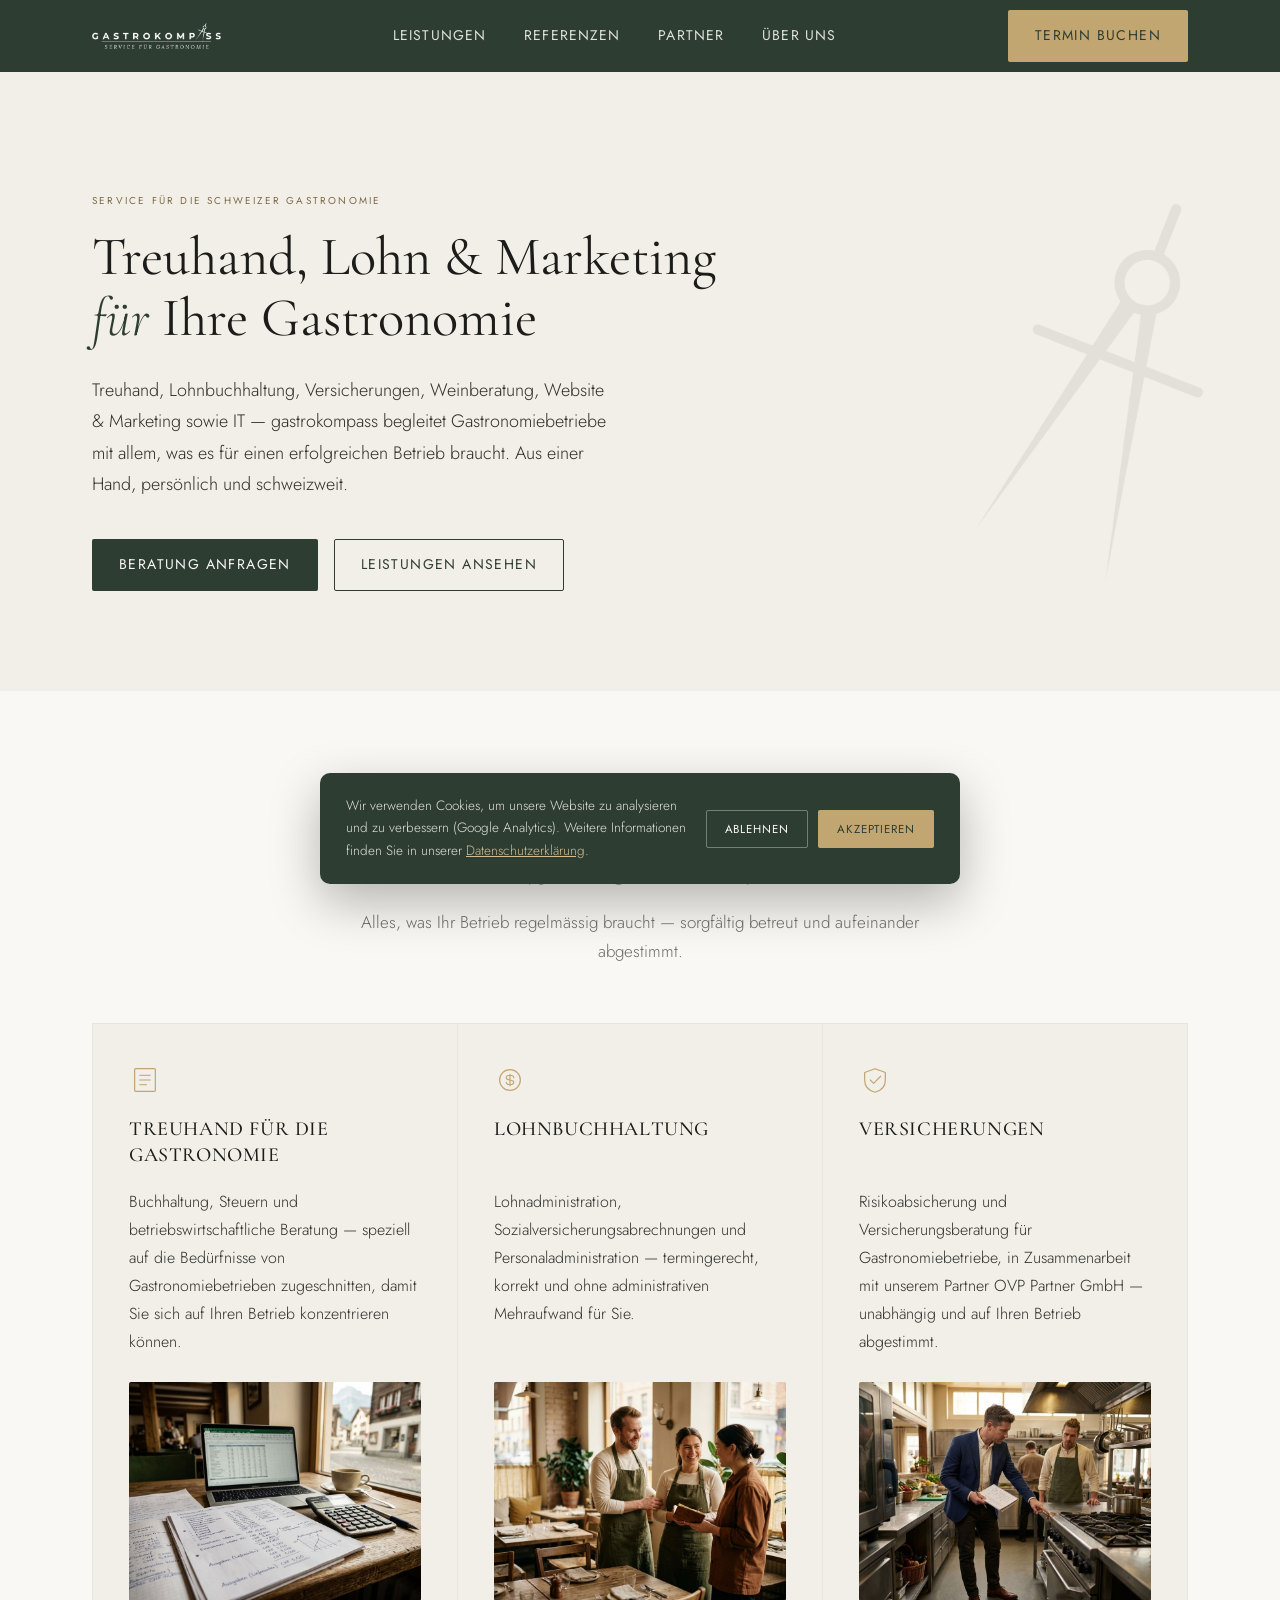
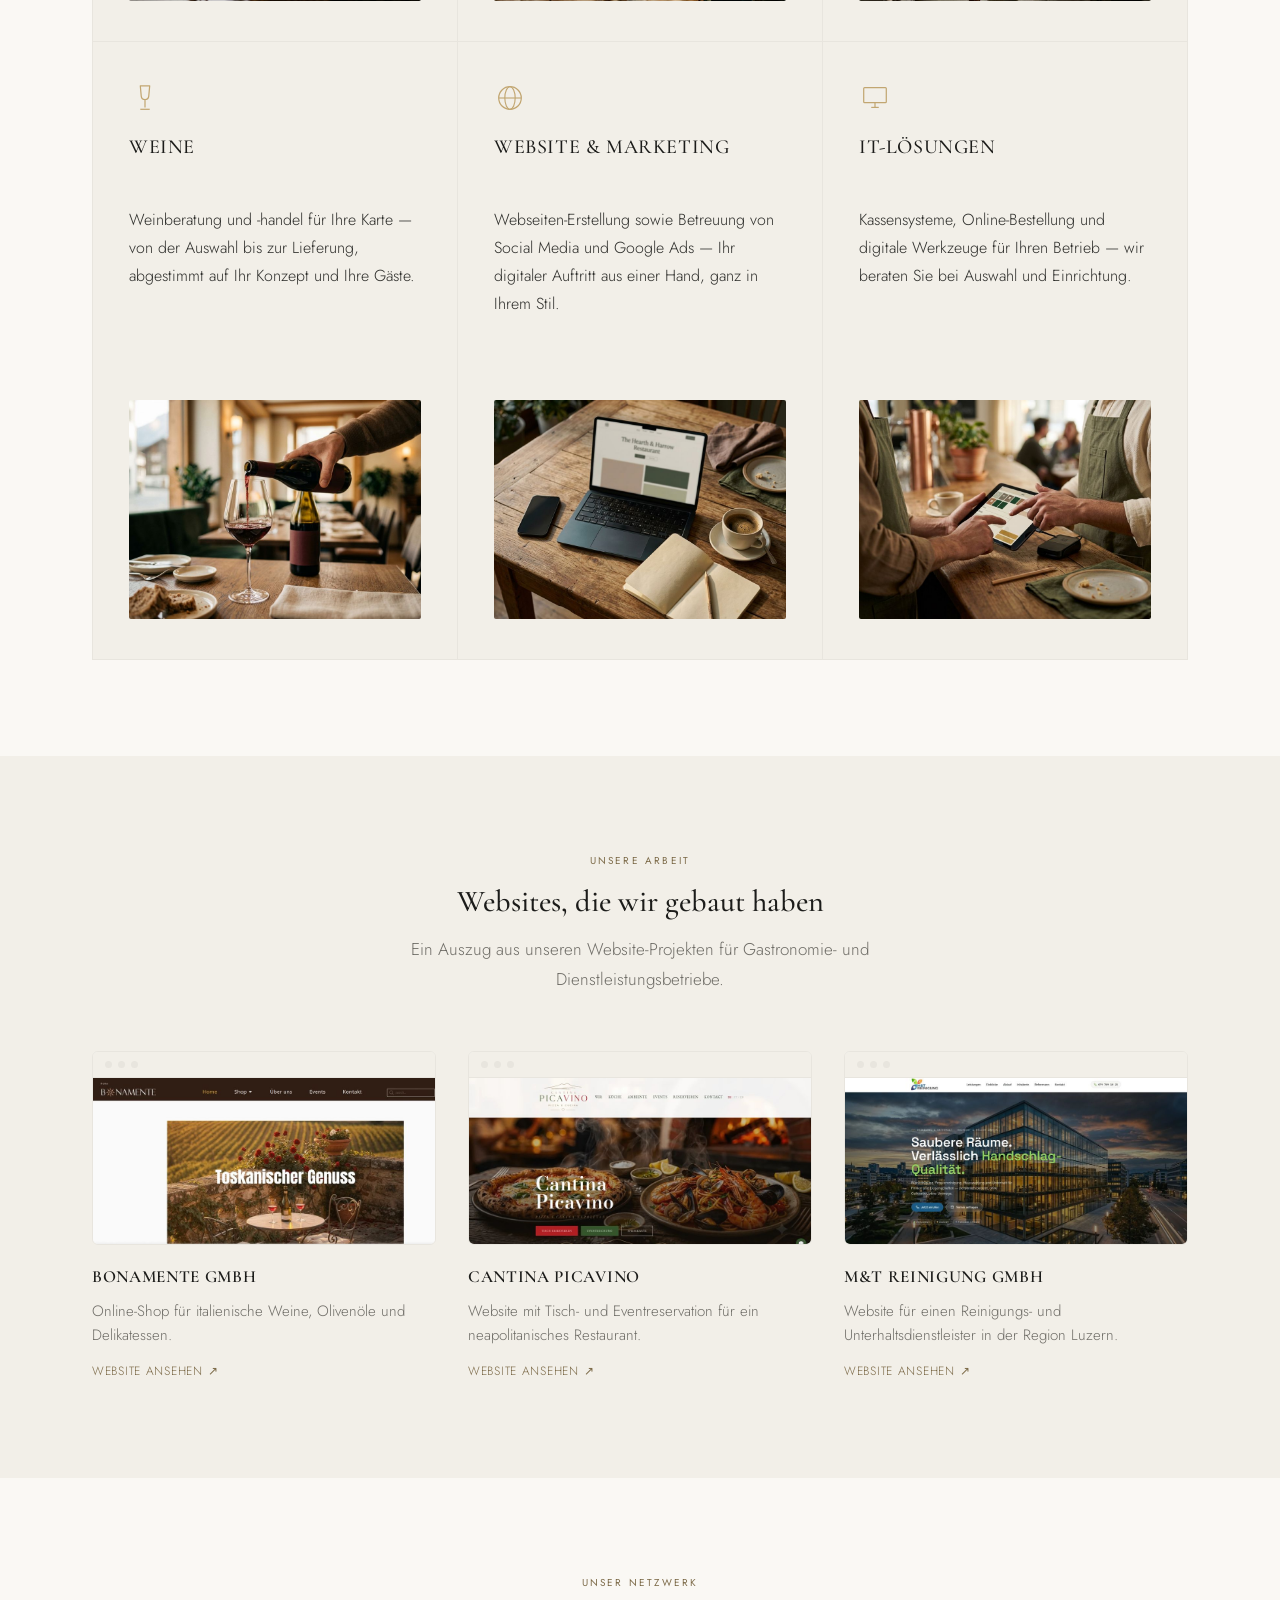
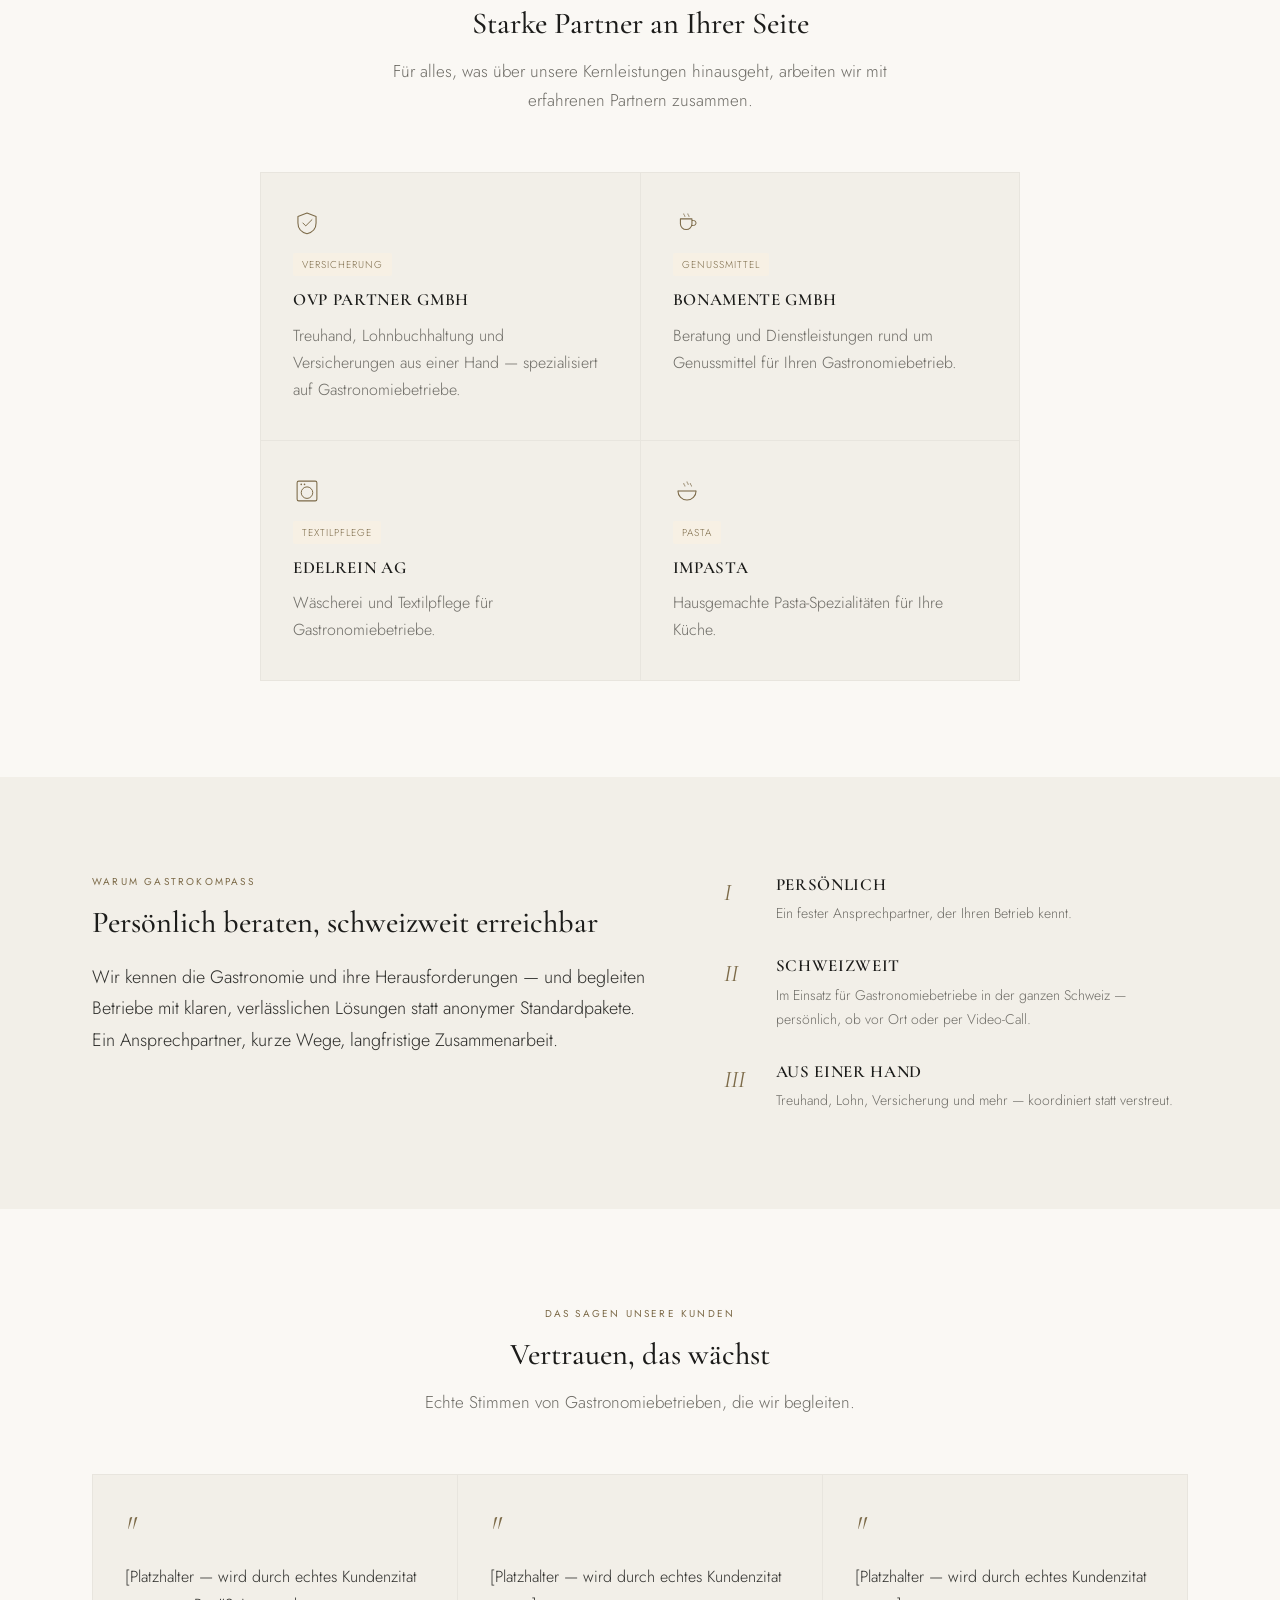
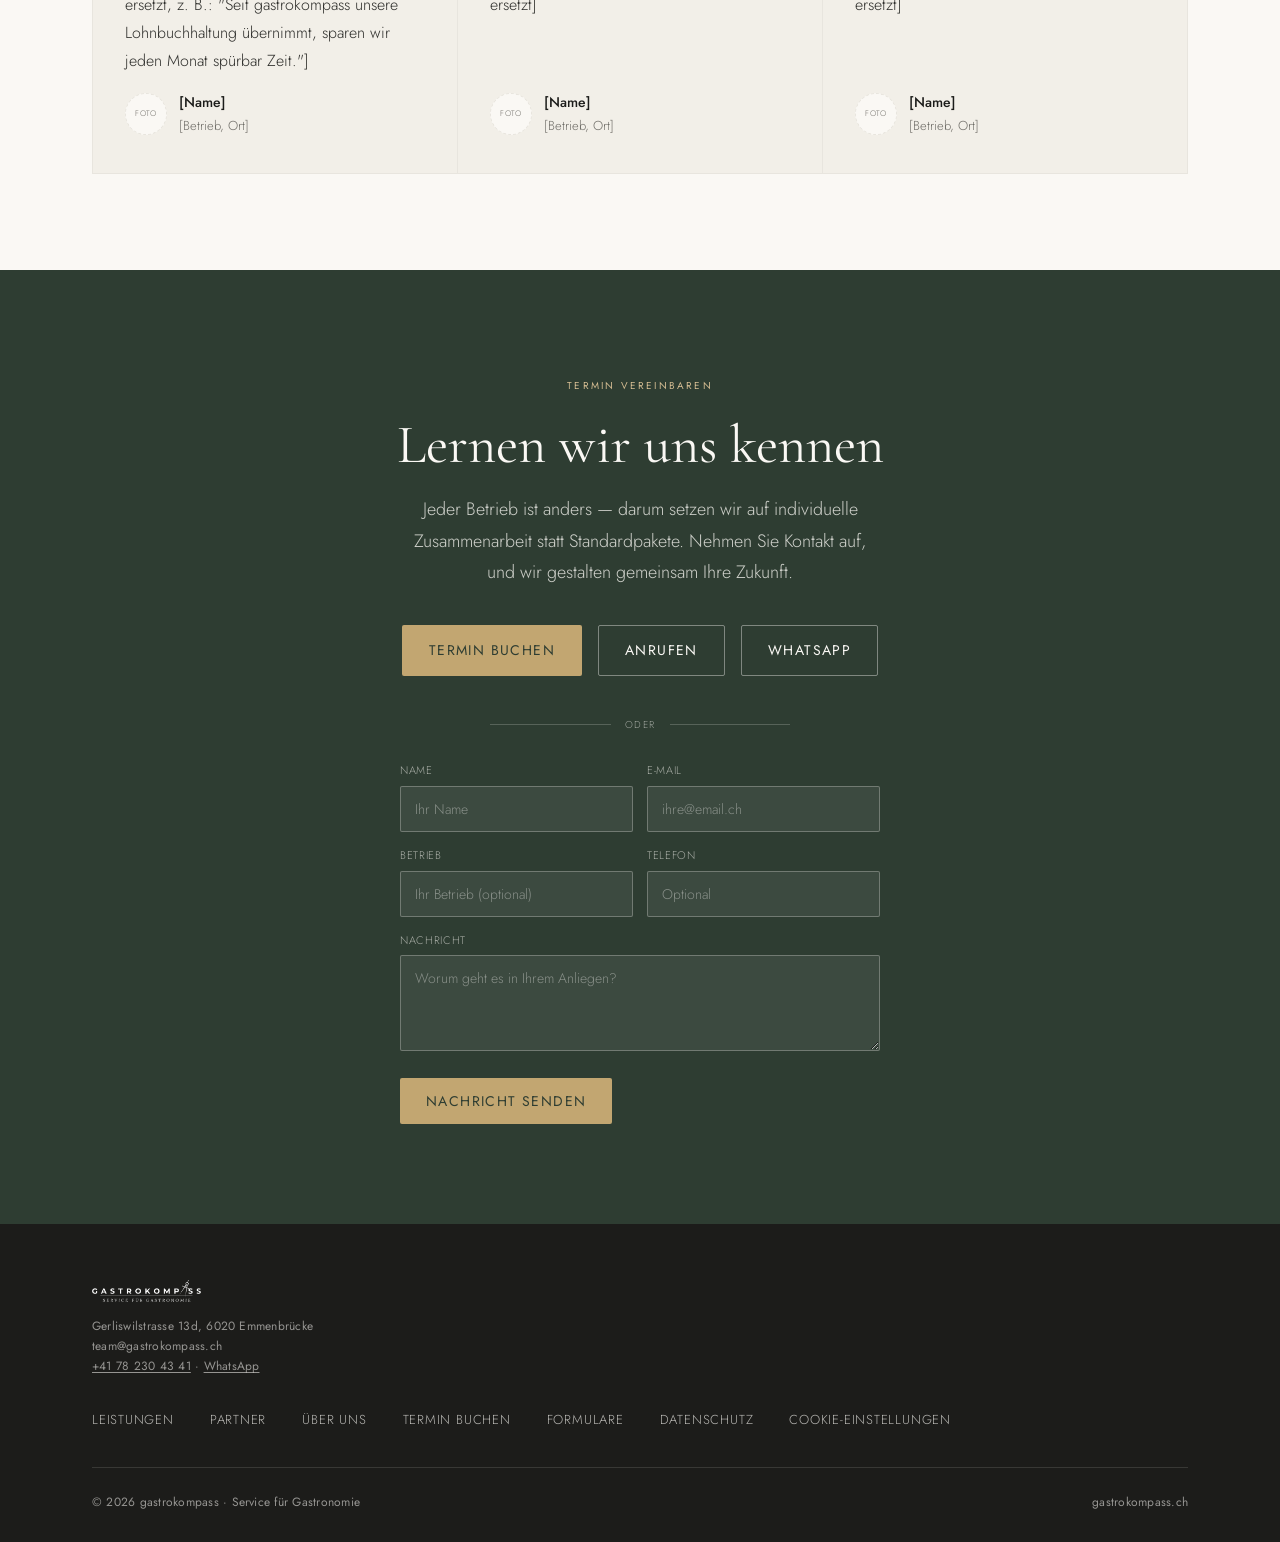
<file: index.html>
<!DOCTYPE html>
<html lang="de">
<head>
<meta charset="UTF-8">
<meta name="viewport" content="width=device-width, initial-scale=1.0">
<title>Treuhand, Lohn & Marketing für die Gastronomie | gastrokompass Schweiz</title>
<meta name="description" content="Treuhand, Lohnbuchhaltung, Versicherungen, Weinberatung, Website & Marketing und IT für Gastronomiebetriebe in der ganzen Schweiz — alles aus einer Hand.">
<meta name="geo.region" content="CH">
<meta name="geo.placename" content="Schweiz">
<link rel="canonical" href="https://www.gastrokompass.ch/">
<link rel="icon" type="image/png" href="img/compass.png">

<meta property="og:type" content="website">
<meta property="og:site_name" content="gastrokompass">
<meta property="og:locale" content="de_CH">
<meta property="og:title" content="Treuhand, Lohn & Marketing für die Gastronomie | gastrokompass Schweiz">
<meta property="og:description" content="Treuhand, Lohnbuchhaltung, Versicherungen, Weinberatung, Website & Marketing und IT für Gastronomiebetriebe in der ganzen Schweiz — alles aus einer Hand.">
<meta property="og:url" content="https://www.gastrokompass.ch/">
<meta property="og:image" content="https://www.gastrokompass.ch/img/logo.png">
<meta name="twitter:card" content="summary">
<meta name="twitter:title" content="Treuhand, Lohn & Marketing für die Gastronomie | gastrokompass Schweiz">
<meta name="twitter:description" content="Treuhand, Lohnbuchhaltung, Versicherungen, Weinberatung, Website & Marketing und IT für Gastronomiebetriebe in der ganzen Schweiz — alles aus einer Hand.">
<meta name="twitter:image" content="https://www.gastrokompass.ch/img/logo.png">

<script type="application/ld+json">
{
  "@context": "https://schema.org",
  "@type": "LocalBusiness",
  "name": "gastrokompass",
  "description": "Treuhand, Lohnbuchhaltung, Versicherungen, Weinberatung, Website & Marketing und IT für Gastronomiebetriebe in der ganzen Schweiz.",
  "url": "https://www.gastrokompass.ch/",
  "image": "https://www.gastrokompass.ch/img/logo.png",
  "email": "team@gastrokompass.ch",
  "address": {
    "@type": "PostalAddress",
    "streetAddress": "Gerliswilstrasse 13d",
    "postalCode": "6020",
    "addressLocality": "Emmenbrücke",
    "addressCountry": "CH"
  },
  "areaServed": {
    "@type": "Country",
    "name": "Schweiz"
  },
  "sameAs": []
}
</script>

<link rel="preconnect" href="https://fonts.googleapis.com">
<link rel="preconnect" href="https://fonts.gstatic.com" crossorigin>
<link href="https://fonts.googleapis.com/css2?family=Cormorant+Garamond:ital,wght@0,300;0,400;0,500;0,600;1,300;1,400&family=Jost:wght@200;300;400;500&display=swap" rel="stylesheet">
<link rel="stylesheet" href="css/base.css">
<link rel="stylesheet" href="css/home.css">
<link rel="stylesheet" href="css/cookie-consent.css">
</head>
<body>

<header>
  <div class="wrap nav-inner">
    <a href="index.html" class="logo-link"><img src="img/logo.png" alt="gastrokompass" width="408" height="82"></a>
    <nav class="primary-nav">
      <a class="nav-link" href="#leistungen">Leistungen</a>
      <a class="nav-link" href="#referenzen-web">Referenzen</a>
      <a class="nav-link" href="#partner">Partner</a>
      <a class="nav-link" href="#ueber-uns">Über uns</a>
    </nav>
    <div class="nav-cta">
      <a class="btn btn-accent" href="#termin">Termin buchen</a>
      <button class="burger" id="burgerBtn" aria-label="Menü öffnen">
        <span></span><span></span><span></span>
      </button>
    </div>
  </div>
  <div class="mobile-panel" id="mobilePanel">
    <a href="#leistungen">Leistungen</a>
    <a href="#referenzen-web">Referenzen</a>
    <a href="#partner">Partner</a>
    <a href="#ueber-uns">Über uns</a>
    <a href="#termin">Termin buchen</a>
  </div>
</header>

<!-- HERO -->
<section class="hero">
  <div class="wrap">
    <div class="hero-inner">
      <span class="eyebrow">Service für die Schweizer Gastronomie</span>
      <h1 class="display">Treuhand, Lohn &amp; Marketing <em>für</em> Ihre Gastronomie</h1>
      <p class="lead">Treuhand, Lohnbuchhaltung, Versicherungen, Weinberatung, Website &amp; Marketing sowie IT — gastrokompass begleitet Gastronomiebetriebe mit allem, was es für einen erfolgreichen Betrieb braucht. Aus einer Hand, persönlich und schweizweit.</p>
      <div class="hero-ctas">
        <a href="#termin" class="btn btn-primary">Beratung anfragen</a>
        <a href="#leistungen" class="btn btn-primary-outline">Leistungen ansehen</a>
      </div>
    </div>
  </div>
  <img class="hero-compass" src="img/compass.png" alt="Gastrokompass Zirkel-Symbol" width="1000" height="1000">
</section>

<!-- LEISTUNGEN -->
<section class="block alt" id="leistungen">
  <div class="wrap">
    <div class="section-head block-heading">
      <span class="eyebrow">Unsere Dienstleistungen</span>
      <h2 class="heading-section">Sechs Kernleistungen, ein Ansprechpartner</h2>
      <p class="lead">Alles, was Ihr Betrieb regelmässig braucht — sorgfältig betreut und aufeinander abgestimmt.</p>
    </div>

    <div class="services-grid">
      <div class="service-card">
        <svg class="icon" viewBox="0 0 34 34" fill="none" xmlns="http://www.w3.org/2000/svg">
          <rect x="6" y="5" width="22" height="24" rx="1" stroke="currentColor" stroke-width="1.3"/>
          <line x1="11" y1="12" x2="23" y2="12" stroke="currentColor" stroke-width="1.1"/>
          <line x1="11" y1="17" x2="23" y2="17" stroke="currentColor" stroke-width="1.1"/>
          <line x1="11" y1="22" x2="19" y2="22" stroke="currentColor" stroke-width="1.1"/>
        </svg>
        <h3 class="heading-card">Treuhand für die Gastronomie</h3>
        <p>Buchhaltung, Steuern und betriebswirtschaftliche Beratung — speziell auf die Bedürfnisse von Gastronomiebetrieben zugeschnitten, damit Sie sich auf Ihren Betrieb konzentrieren können.</p>
        <div class="img-slot"><img src="img/leistung-treuhand.jpg" alt="Buchhaltungsunterlagen und Laptop auf einem Tisch" width="900" height="672" loading="lazy"></div>
      </div>

      <div class="service-card">
        <svg class="icon" viewBox="0 0 34 34" fill="none" xmlns="http://www.w3.org/2000/svg">
          <circle cx="17" cy="17" r="11" stroke="currentColor" stroke-width="1.3"/>
          <path d="M17 11v12M21 14.5c0-1.9-1.8-2.5-4-2.5s-4 .8-4 2.5 1.8 2.2 4 2.5 4 .8 4 2.5-1.8 2.5-4 2.5-4-.8-4-2.5" stroke="currentColor" stroke-width="1.2" stroke-linecap="round"/>
        </svg>
        <h3 class="heading-card">Lohnbuchhaltung</h3>
        <p>Lohnadministration, Sozialversicherungsabrechnungen und Personaladministration — termingerecht, korrekt und ohne administrativen Mehraufwand für Sie.</p>
        <div class="img-slot"><img src="img/leistung-lohn.jpg" alt="Serviceteam im Gespräch mit einem Gast im Restaurant" width="900" height="672" loading="lazy"></div>
      </div>

      <div class="service-card">
        <svg class="icon" viewBox="0 0 34 34" fill="none" xmlns="http://www.w3.org/2000/svg">
          <path d="M17 5l11 4v8c0 7-4.7 11.4-11 13-6.3-1.6-11-6-11-13V9l11-4z" stroke="currentColor" stroke-width="1.3" stroke-linejoin="round"/>
          <path d="M12 17l3.5 3.5L23 13" stroke="currentColor" stroke-width="1.2" stroke-linecap="round" stroke-linejoin="round"/>
        </svg>
        <h3 class="heading-card">Versicherungen</h3>
        <p>Risikoabsicherung und Versicherungsberatung für Gastronomiebetriebe, in Zusammenarbeit mit unserem Partner OVP Partner GmbH — unabhängig und auf Ihren Betrieb abgestimmt.</p>
        <div class="img-slot"><img src="img/leistung-versicherung.jpg" alt="Versicherungsberater bespricht mit dem Küchenteam mögliche Risiken" width="900" height="672" loading="lazy"></div>
      </div>

      <div class="service-card">
        <svg class="icon" viewBox="0 0 34 34" fill="none" xmlns="http://www.w3.org/2000/svg">
          <path d="M12 4h10l-1 11a4 4 0 01-4 3.6A4 4 0 0113 15L12 4z" stroke="currentColor" stroke-width="1.3" stroke-linejoin="round"/>
          <line x1="17" y1="18.6" x2="17" y2="27" stroke="currentColor" stroke-width="1.3"/>
          <line x1="12" y1="29" x2="22" y2="29" stroke="currentColor" stroke-width="1.3"/>
        </svg>
        <h3 class="heading-card">Weine</h3>
        <p>Weinberatung und -handel für Ihre Karte — von der Auswahl bis zur Lieferung, abgestimmt auf Ihr Konzept und Ihre Gäste.</p>
        <div class="img-slot"><img src="img/leistung-wein.jpg" alt="Rotwein wird im Restaurant in ein Glas eingeschenkt" width="900" height="672" loading="lazy"></div>
      </div>

      <div class="service-card">
        <svg class="icon" viewBox="0 0 34 34" fill="none" xmlns="http://www.w3.org/2000/svg">
          <circle cx="17" cy="17" r="12" stroke="currentColor" stroke-width="1.3"/>
          <ellipse cx="17" cy="17" rx="5.5" ry="12" stroke="currentColor" stroke-width="1.2"/>
          <line x1="5" y1="17" x2="29" y2="17" stroke="currentColor" stroke-width="1.2"/>
        </svg>
        <h3 class="heading-card">Website &amp; Marketing</h3>
        <p>Webseiten-Erstellung sowie Betreuung von Social Media und Google Ads — Ihr digitaler Auftritt aus einer Hand, ganz in Ihrem Stil.</p>
        <div class="img-slot"><img src="img/leistung-marketing.jpg" alt="Laptop mit Restaurant-Website auf einem Holztisch" width="900" height="672" loading="lazy"></div>
      </div>

      <div class="service-card">
        <svg class="icon" viewBox="0 0 34 34" fill="none" xmlns="http://www.w3.org/2000/svg">
          <rect x="5" y="6" width="24" height="16" rx="1" stroke="currentColor" stroke-width="1.3"/>
          <line x1="13" y1="27" x2="21" y2="27" stroke="currentColor" stroke-width="1.3"/>
          <line x1="17" y1="22" x2="17" y2="27" stroke="currentColor" stroke-width="1.3"/>
        </svg>
        <h3 class="heading-card">IT-Lösungen</h3>
        <p>Kassensysteme, Online-Bestellung und digitale Werkzeuge für Ihren Betrieb — wir beraten Sie bei Auswahl und Einrichtung.</p>
        <div class="img-slot"><img src="img/leistung-it.jpg" alt="Kassensystem auf einem Tablet wird an der Bar bedient" width="900" height="672" loading="lazy"></div>
      </div>
    </div>
  </div>
</section>

<!-- REFERENZEN WEBSITES -->
<section class="block" id="referenzen-web">
  <div class="wrap">
    <div class="section-head">
      <span class="eyebrow">Unsere Arbeit</span>
      <h2 class="heading-section">Websites, die wir gebaut haben</h2>
      <p class="lead">Ein Auszug aus unseren Website-Projekten für Gastronomie- und Dienstleistungsbetriebe.</p>
    </div>
    <div class="webref-grid">
      <a class="webref-card" href="https://www.bona-mente.ch" target="_blank" rel="noopener">
        <div class="webref-browser">
          <div class="webref-browser-bar"><span></span><span></span><span></span></div>
          <img src="img/referenz-bonamente.jpg" alt="Screenshot der Website von Bonamente GmbH" width="900" height="439" loading="lazy">
        </div>
        <h3 class="h3">Bonamente GmbH</h3>
        <p>Online-Shop für italienische Weine, Olivenöle und Delikatessen.</p>
        <span class="webref-link">Website ansehen ↗</span>
      </a>
      <a class="webref-card" href="https://www.picavino.ch" target="_blank" rel="noopener">
        <div class="webref-browser">
          <div class="webref-browser-bar"><span></span><span></span><span></span></div>
          <img src="img/referenz-picavino.jpg" alt="Screenshot der Website von Cantina Picavino" width="900" height="439" loading="lazy">
        </div>
        <h3 class="h3">Cantina Picavino</h3>
        <p>Website mit Tisch- und Eventreservation für ein neapolitanisches Restaurant.</p>
        <span class="webref-link">Website ansehen ↗</span>
      </a>
      <a class="webref-card" href="https://mt-reinigung.ch" target="_blank" rel="noopener">
        <div class="webref-browser">
          <div class="webref-browser-bar"><span></span><span></span><span></span></div>
          <img src="img/referenz-mt-reinigung.jpg" alt="Screenshot der Website von M&amp;T Reinigung GmbH" width="900" height="439" loading="lazy">
        </div>
        <h3 class="h3">M&amp;T Reinigung GmbH</h3>
        <p>Website für einen Reinigungs- und Unterhaltsdienstleister in der Region Luzern.</p>
        <span class="webref-link">Website ansehen ↗</span>
      </a>
    </div>
  </div>
</section>

<!-- PARTNER -->
<section class="block alt" id="partner">
  <div class="wrap">
    <div class="section-head">
      <span class="eyebrow">Unser Netzwerk</span>
      <h2 class="heading-section">Starke Partner an Ihrer Seite</h2>
      <p class="lead">Für alles, was über unsere Kernleistungen hinausgeht, arbeiten wir mit erfahrenen Partnern zusammen.</p>
    </div>
    <div class="partner-grid">
      <a class="partner-card" href="https://www.ovp-partner.ch" target="_blank" rel="noopener">
        <svg class="icon" viewBox="0 0 34 34" fill="none" xmlns="http://www.w3.org/2000/svg">
          <path d="M17 5l11 4v8c0 7-4.7 11.4-11 13-6.3-1.6-11-6-11-13V9l11-4z" stroke="currentColor" stroke-width="1.3" stroke-linejoin="round"/>
          <path d="M12 17l3.5 3.5L23 13" stroke="currentColor" stroke-width="1.2" stroke-linecap="round" stroke-linejoin="round"/>
        </svg>
        <span class="partner-tag">Versicherung</span>
        <h3 class="h3">OVP Partner GmbH</h3>
        <p>Treuhand, Lohnbuchhaltung und Versicherungen aus einer Hand — spezialisiert auf Gastronomiebetriebe.</p>
      </a>
      <a class="partner-card" href="https://bona-mente.ch" target="_blank" rel="noopener">
        <svg class="icon" viewBox="0 0 34 34" fill="none" xmlns="http://www.w3.org/2000/svg">
          <path d="M9 12h14v6a7 7 0 01-7 7 7 7 0 01-7-7v-6z" stroke="currentColor" stroke-width="1.3" stroke-linejoin="round"/>
          <path d="M23 14h2a3 3 0 010 6h-2" stroke="currentColor" stroke-width="1.2"/>
          <path d="M13 6c0 1.5 1.5 1.5 1.5 3M18 6c0 1.5 1.5 1.5 1.5 3" stroke="currentColor" stroke-width="1" stroke-linecap="round"/>
        </svg>
        <span class="partner-tag">Genussmittel</span>
        <h3 class="h3">Bonamente GmbH</h3>
        <p>Beratung und Dienstleistungen rund um Genussmittel für Ihren Gastronomiebetrieb.</p>
      </a>
      <a class="partner-card" href="https://www.waescherei-edelrein.ch/de" target="_blank" rel="noopener">
        <svg class="icon" viewBox="0 0 34 34" fill="none" xmlns="http://www.w3.org/2000/svg">
          <rect x="5" y="5" width="24" height="24" rx="2" stroke="currentColor" stroke-width="1.3"/>
          <circle cx="17" cy="19" r="7" stroke="currentColor" stroke-width="1.2"/>
          <circle cx="10" cy="9" r="1" fill="currentColor"/>
          <circle cx="14" cy="9" r="1" fill="currentColor"/>
        </svg>
        <span class="partner-tag">Textilpflege</span>
        <h3 class="h3">Edelrein AG</h3>
        <p>Wäscherei und Textilpflege für Gastronomiebetriebe.</p>
      </a>
      <a class="partner-card" href="https://www.impastaluzern.com/" target="_blank" rel="noopener">
        <svg class="icon" viewBox="0 0 34 34" fill="none" xmlns="http://www.w3.org/2000/svg">
          <path d="M6 17a11 11 0 0022 0" stroke="currentColor" stroke-width="1.3" stroke-linecap="round"/>
          <path d="M6 17h22" stroke="currentColor" stroke-width="1.3"/>
          <path d="M13 8c0 1.5 1.5 1.5 1.5 3M17 6c0 1.5 1.5 1.5 1.5 3M21 8c0 1.5 1.5 1.5 1.5 3" stroke="currentColor" stroke-width="1" stroke-linecap="round"/>
        </svg>
        <span class="partner-tag">Pasta</span>
        <h3 class="h3">Impasta</h3>
        <p>Hausgemachte Pasta-Spezialitäten für Ihre Küche.</p>
      </a>
    </div>
  </div>
</section>

<!-- ÜBER UNS -->
<section class="block" id="ueber-uns">
  <div class="wrap">
    <div class="about-grid">
      <div>
        <span class="eyebrow" style="display:block; margin-bottom:14px;">Warum gastrokompass</span>
        <h2 class="heading-section">Persönlich beraten, schweizweit erreichbar</h2>
        <p class="lead" style="margin-top:18px;">Wir kennen die Gastronomie und ihre Herausforderungen — und begleiten Betriebe mit klaren, verlässlichen Lösungen statt anonymer Standardpakete. Ein Ansprechpartner, kurze Wege, langfristige Zusammenarbeit.</p>
      </div>
      <div class="value-list">
        <div class="value-item">
          <span class="num">I</span>
          <div>
            <h3 class="h3">Persönlich</h3>
            <p>Ein fester Ansprechpartner, der Ihren Betrieb kennt.</p>
          </div>
        </div>
        <div class="value-item">
          <span class="num">II</span>
          <div>
            <h3 class="h3">Schweizweit</h3>
            <p>Im Einsatz für Gastronomiebetriebe in der ganzen Schweiz — persönlich, ob vor Ort oder per Video-Call.</p>
          </div>
        </div>
        <div class="value-item">
          <span class="num">III</span>
          <div>
            <h3 class="h3">Aus einer Hand</h3>
            <p>Treuhand, Lohn, Versicherung und mehr — koordiniert statt verstreut.</p>
          </div>
        </div>
      </div>
    </div>
  </div>
</section>

<!-- TESTIMONIALS -->
<section class="block alt" id="referenzen">
  <div class="wrap">
    <div class="section-head">
      <span class="eyebrow">Das sagen unsere Kunden</span>
      <h2 class="heading-section">Vertrauen, das wächst</h2>
      <p class="lead">Echte Stimmen von Gastronomiebetrieben, die wir begleiten.</p>
    </div>
    <div class="testimonial-grid">
      <div class="testimonial-card">
        <span class="testimonial-quote-mark">"</span>
        <p class="testimonial-text">[Platzhalter — wird durch echtes Kundenzitat ersetzt, z. B.: "Seit gastrokompass unsere Lohnbuchhaltung übernimmt, sparen wir jeden Monat spürbar Zeit."]</p>
        <div class="testimonial-attribution">
          <div class="testimonial-avatar"><span>Foto</span></div>
          <div>
            <div class="testimonial-name">[Name]</div>
            <div class="testimonial-meta">[Betrieb, Ort]</div>
          </div>
        </div>
      </div>
      <div class="testimonial-card">
        <span class="testimonial-quote-mark">"</span>
        <p class="testimonial-text">[Platzhalter — wird durch echtes Kundenzitat ersetzt]</p>
        <div class="testimonial-attribution">
          <div class="testimonial-avatar"><span>Foto</span></div>
          <div>
            <div class="testimonial-name">[Name]</div>
            <div class="testimonial-meta">[Betrieb, Ort]</div>
          </div>
        </div>
      </div>
      <div class="testimonial-card">
        <span class="testimonial-quote-mark">"</span>
        <p class="testimonial-text">[Platzhalter — wird durch echtes Kundenzitat ersetzt]</p>
        <div class="testimonial-attribution">
          <div class="testimonial-avatar"><span>Foto</span></div>
          <div>
            <div class="testimonial-name">[Name]</div>
            <div class="testimonial-meta">[Betrieb, Ort]</div>
          </div>
        </div>
      </div>
    </div>
  </div>
</section>

<!-- TERMIN -->
<section class="termin-section" id="termin">
  <div class="wrap">
    <span class="eyebrow">Termin vereinbaren</span>
    <h2 class="display">Lernen wir uns kennen</h2>
    <p class="lead">Jeder Betrieb ist anders — darum setzen wir auf individuelle Zusammenarbeit statt Standardpakete. Nehmen Sie Kontakt auf, und wir gestalten gemeinsam Ihre Zukunft.</p>
    <div class="termin-ctas">
      <a href="https://calendar.app.google/rHeWn8AhMSSerVUW8" target="_blank" rel="noopener" class="btn btn-on-dark">Termin buchen</a>
      <a href="tel:+41782304341" class="btn btn-ghost-on-dark">Anrufen</a>
      <a href="https://wa.me/message/7ZTZPWBB2NYID1" target="_blank" rel="noopener" class="btn btn-ghost-on-dark">WhatsApp</a>
    </div>

    <div class="termin-divider">
      <span class="line"></span><span>oder</span><span class="line"></span>
    </div>

    <div id="formSuccess" class="form-success" style="display:none;">
      Danke für Ihre Nachricht! Wir melden uns in Kürze bei Ihnen.
    </div>
    <div id="formError" class="form-error" style="display:none;">
      Es gab ein Problem mit Ihrer Anfrage. Bitte prüfen Sie Ihre Eingaben und
      versuchen Sie es erneut, oder schreiben Sie uns direkt an
      <a href="mailto:team@gastrokompass.ch">team@gastrokompass.ch</a>.
    </div>

    <form class="contact-form" id="contactForm" action="send-mail.php" method="POST">
      <input class="hp-field" type="text" name="website" tabindex="-1" autocomplete="off" aria-hidden="true">
      <input type="hidden" name="ts" id="cf-ts">
      <div class="form-row">
        <div>
          <label for="cf-name">Name</label>
          <input type="text" id="cf-name" name="name" placeholder="Ihr Name" required>
        </div>
        <div>
          <label for="cf-email">E-Mail</label>
          <input type="email" id="cf-email" name="email" placeholder="ihre@email.ch" required>
        </div>
      </div>
      <div class="form-row">
        <div>
          <label for="cf-betrieb">Betrieb</label>
          <input type="text" id="cf-betrieb" name="betrieb" placeholder="Ihr Betrieb (optional)">
        </div>
        <div>
          <label for="cf-telefon">Telefon</label>
          <input type="tel" id="cf-telefon" name="telefon" placeholder="Optional">
        </div>
      </div>
      <div>
        <label for="cf-message">Nachricht</label>
        <textarea id="cf-message" name="message" placeholder="Worum geht es in Ihrem Anliegen?" required></textarea>
      </div>
      <button type="submit" class="btn btn-on-dark">Nachricht senden</button>
    </form>
  </div>
</section>

<!-- FOOTER -->
<footer>
  <div class="wrap">
    <div class="footer-top">
      <div class="footer-col">
        <div class="footer-logo"><img src="img/logo.png" alt="gastrokompass" width="408" height="82"></div>
        <p class="caption">Gerliswilstrasse 13d, 6020 Emmenbrücke<br>team@gastrokompass.ch<br><a href="tel:+41782304341">+41 78 230 43 41</a> · <a href="https://wa.me/message/7ZTZPWBB2NYID1" target="_blank" rel="noopener">WhatsApp</a></p>
      </div>
      <nav class="footer-nav">
        <a href="#leistungen">Leistungen</a>
        <a href="#partner">Partner</a>
        <a href="#ueber-uns">Über uns</a>
        <a href="#termin">Termin buchen</a>
        <a href="formulare.html">Formulare</a>
        <a href="datenschutz.html">Datenschutz</a>
        <a href="#" class="cookie-settings-link">Cookie-Einstellungen</a>
      </nav>
    </div>
    <div class="footer-bottom">
      <span class="caption">© <span id="copyrightYear">2026</span> gastrokompass · Service für Gastronomie</span>
      <span class="caption">gastrokompass.ch</span>
    </div>
  </div>
</footer>

<script src="js/base.js"></script>
<script src="js/home.js"></script>
<script src="js/consent.js"></script>

</body>
</html>
</file>
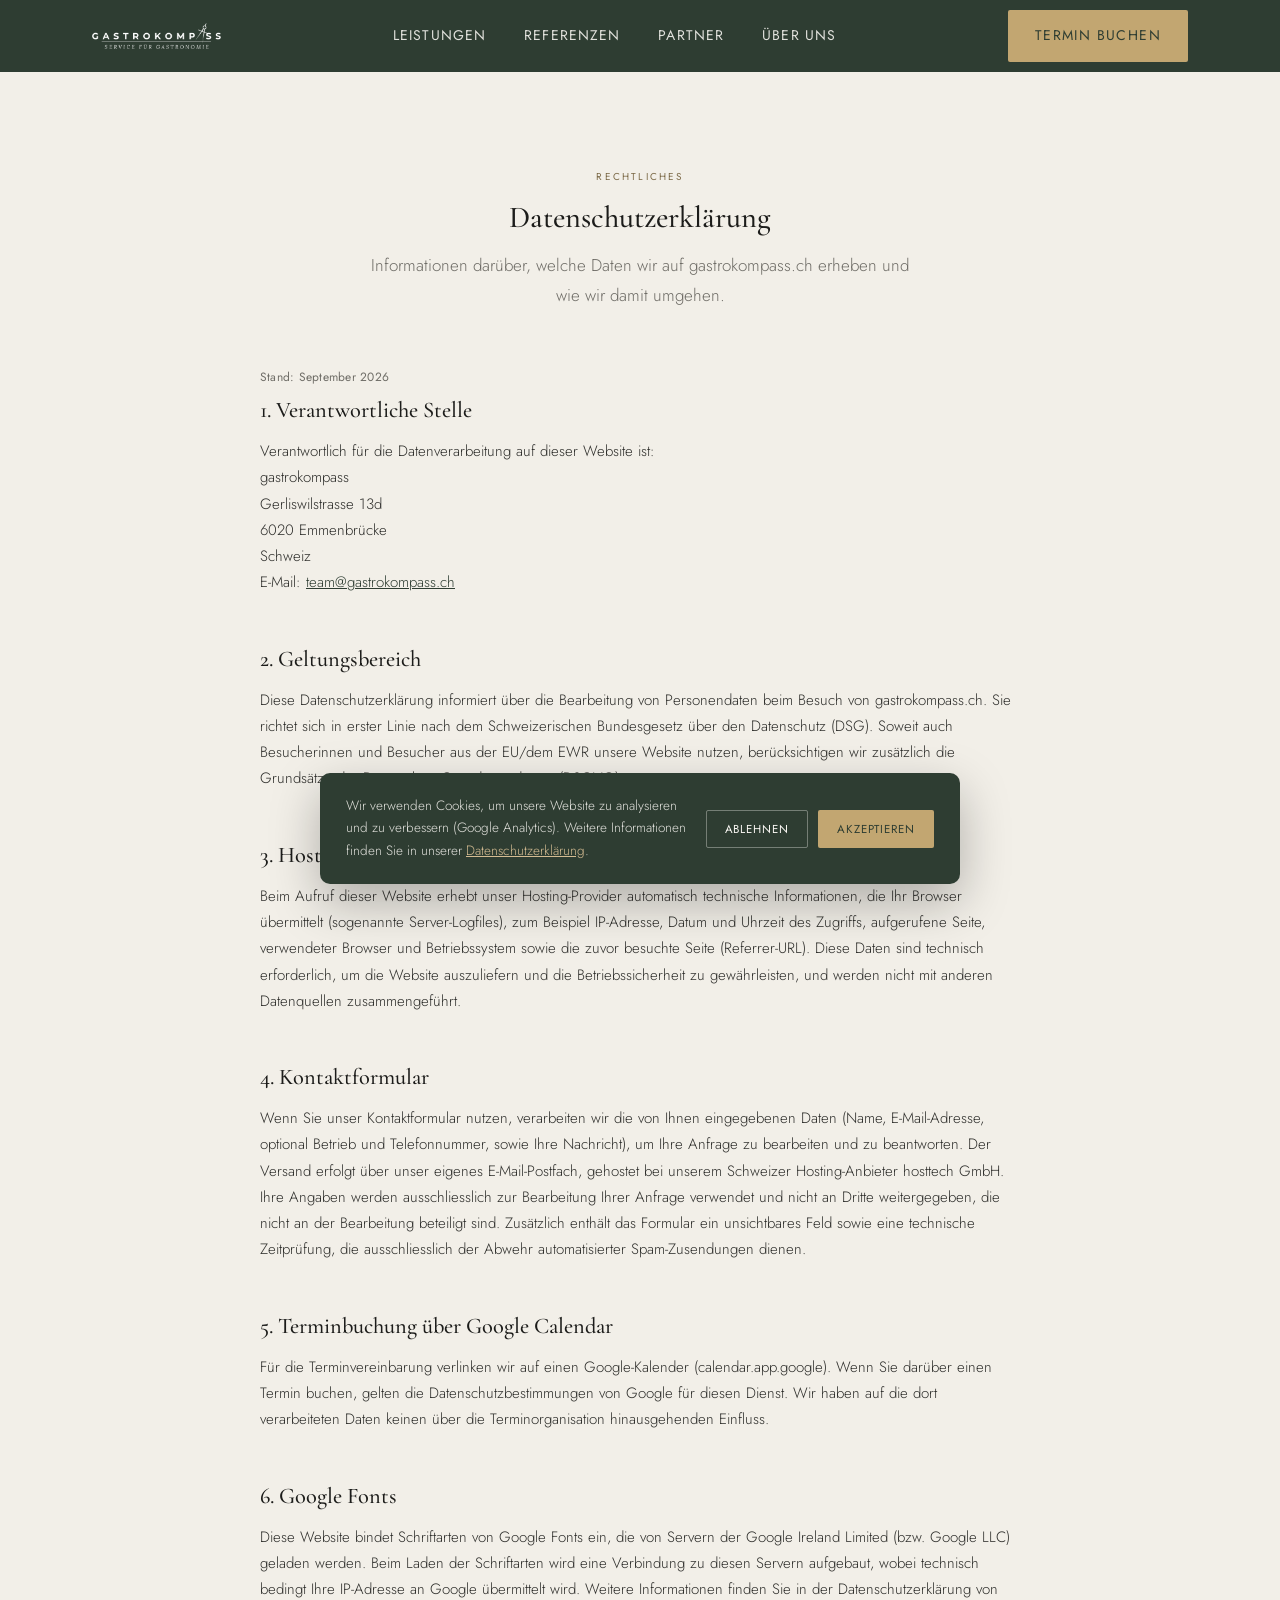
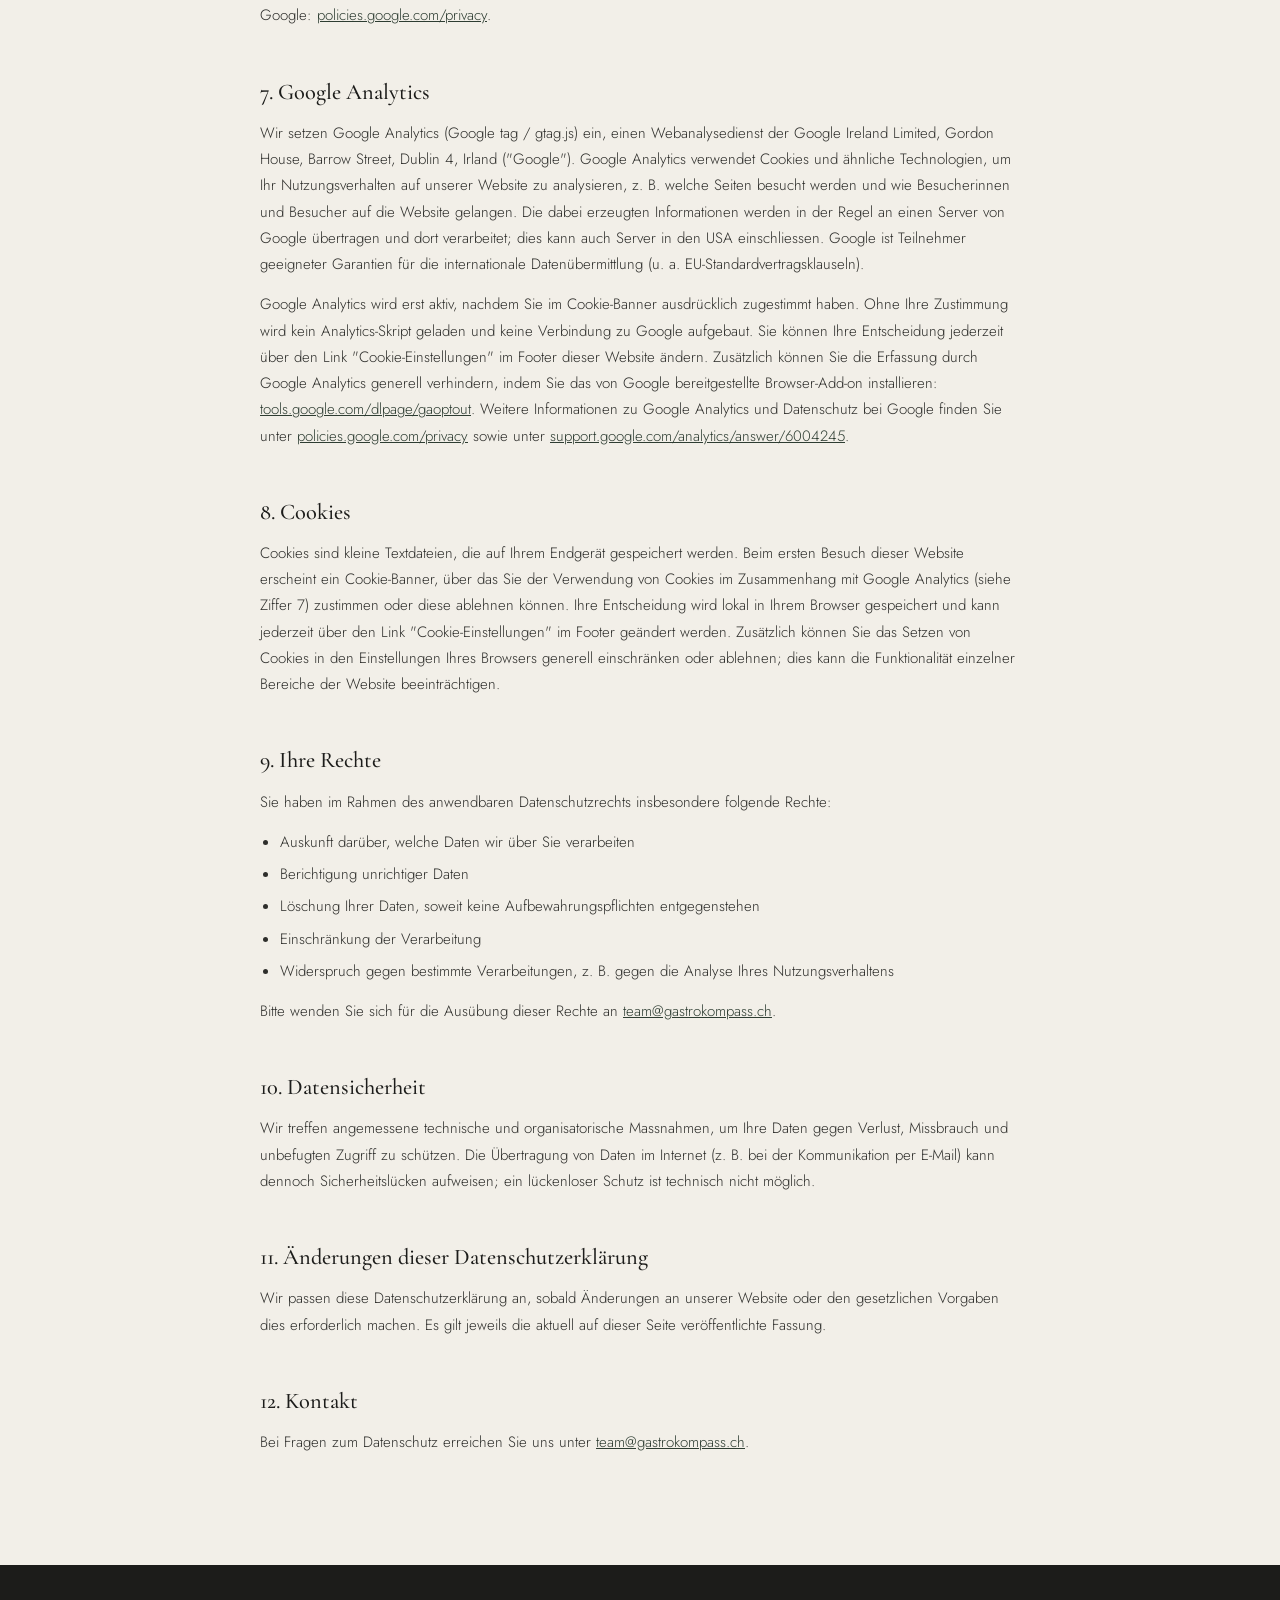
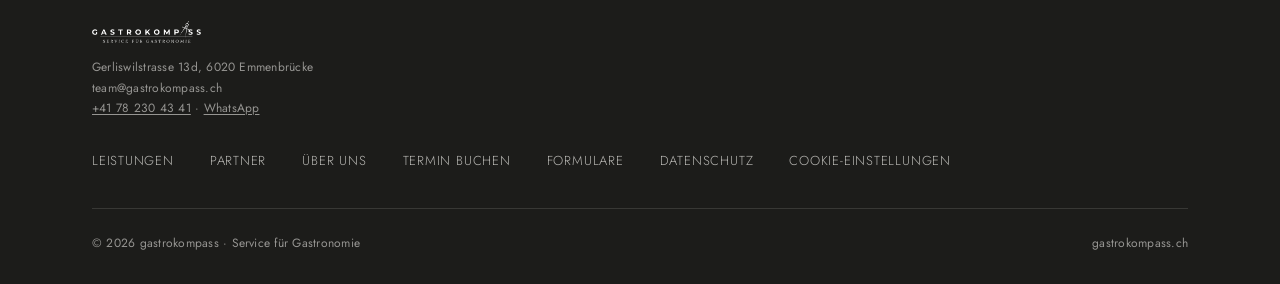
<file: datenschutz.html>
<!DOCTYPE html>
<html lang="de">
<head>
<meta charset="UTF-8">
<meta name="viewport" content="width=device-width, initial-scale=1.0">
<title>Datenschutzerklärung | gastrokompass</title>
<meta name="description" content="Datenschutzerklärung von gastrokompass — Informationen zur Verarbeitung personenbezogener Daten auf gastrokompass.ch.">
<link rel="canonical" href="https://www.gastrokompass.ch/datenschutz.html">
<link rel="icon" type="image/png" href="img/compass.png">
<link rel="preconnect" href="https://fonts.googleapis.com">
<link rel="preconnect" href="https://fonts.gstatic.com" crossorigin>
<link href="https://fonts.googleapis.com/css2?family=Cormorant+Garamond:ital,wght@0,300;0,400;0,500;0,600;1,300;1,400&family=Jost:wght@200;300;400;500&display=swap" rel="stylesheet">
<link rel="stylesheet" href="css/base.css">
<link rel="stylesheet" href="css/legal.css">
<link rel="stylesheet" href="css/cookie-consent.css">
</head>
<body>

<header>
  <div class="wrap nav-inner">
    <a href="index.html" class="logo-link"><img src="img/logo.png" alt="gastrokompass" width="408" height="82"></a>
    <nav class="primary-nav">
      <a class="nav-link" href="index.html#leistungen">Leistungen</a>
      <a class="nav-link" href="index.html#referenzen-web">Referenzen</a>
      <a class="nav-link" href="index.html#partner">Partner</a>
      <a class="nav-link" href="index.html#ueber-uns">Über uns</a>
    </nav>
    <div class="nav-cta">
      <a class="btn btn-accent" href="index.html#termin">Termin buchen</a>
      <button class="burger" id="burgerBtn" aria-label="Menü öffnen">
        <span></span><span></span><span></span>
      </button>
    </div>
  </div>
  <div class="mobile-panel" id="mobilePanel">
    <a href="index.html#leistungen">Leistungen</a>
    <a href="index.html#referenzen-web">Referenzen</a>
    <a href="index.html#partner">Partner</a>
    <a href="index.html#ueber-uns">Über uns</a>
    <a href="index.html#termin">Termin buchen</a>
  </div>
</header>

<section class="block">
  <div class="wrap">
    <div class="section-head">
      <span class="eyebrow">Rechtliches</span>
      <h1 class="heading-section">Datenschutzerklärung</h1>
      <p class="lead">Informationen darüber, welche Daten wir auf gastrokompass.ch erheben und wie wir damit umgehen.</p>
    </div>

    <div class="legal-content">
      <span class="caption">Stand: September 2026</span>

      <h2>1. Verantwortliche Stelle</h2>
      <p>
        Verantwortlich für die Datenverarbeitung auf dieser Website ist:<br>
        gastrokompass<br>
        Gerliswilstrasse 13d<br>
        6020 Emmenbrücke<br>
        Schweiz<br>
        E-Mail: <a href="mailto:team@gastrokompass.ch">team@gastrokompass.ch</a>
      </p>

      <h2>2. Geltungsbereich</h2>
      <p>
        Diese Datenschutzerklärung informiert über die Bearbeitung von Personendaten beim Besuch
        von gastrokompass.ch. Sie richtet sich in erster Linie nach dem Schweizerischen
        Bundesgesetz über den Datenschutz (DSG). Soweit auch Besucherinnen und Besucher aus der
        EU/dem EWR unsere Website nutzen, berücksichtigen wir zusätzlich die Grundsätze der
        Datenschutz-Grundverordnung (DSGVO).
      </p>

      <h2>3. Hosting und Server-Logfiles</h2>
      <p>
        Beim Aufruf dieser Website erhebt unser Hosting-Provider automatisch technische
        Informationen, die Ihr Browser übermittelt (sogenannte Server-Logfiles), zum Beispiel
        IP-Adresse, Datum und Uhrzeit des Zugriffs, aufgerufene Seite, verwendeter Browser und
        Betriebssystem sowie die zuvor besuchte Seite (Referrer-URL). Diese Daten sind technisch
        erforderlich, um die Website auszuliefern und die Betriebssicherheit zu gewährleisten, und
        werden nicht mit anderen Datenquellen zusammengeführt.
      </p>

      <h2>4. Kontaktformular</h2>
      <p>
        Wenn Sie unser Kontaktformular nutzen, verarbeiten wir die von Ihnen eingegebenen Daten
        (Name, E-Mail-Adresse, optional Betrieb und Telefonnummer, sowie Ihre Nachricht), um Ihre
        Anfrage zu bearbeiten und zu beantworten. Der Versand erfolgt über unser eigenes
        E-Mail-Postfach, gehostet bei unserem Schweizer Hosting-Anbieter hosttech GmbH. Ihre
        Angaben werden ausschliesslich zur Bearbeitung Ihrer Anfrage verwendet und nicht an Dritte
        weitergegeben, die nicht an der Bearbeitung beteiligt sind. Zusätzlich enthält das
        Formular ein unsichtbares Feld sowie eine technische Zeitprüfung, die ausschliesslich der
        Abwehr automatisierter Spam-Zusendungen dienen.
      </p>

      <h2>5. Terminbuchung über Google Calendar</h2>
      <p>
        Für die Terminvereinbarung verlinken wir auf einen Google-Kalender
        (calendar.app.google). Wenn Sie darüber einen Termin buchen, gelten die
        Datenschutzbestimmungen von Google für diesen Dienst. Wir haben auf die dort verarbeiteten
        Daten keinen über die Terminorganisation hinausgehenden Einfluss.
      </p>

      <h2>6. Google Fonts</h2>
      <p>
        Diese Website bindet Schriftarten von Google Fonts ein, die von Servern der Google
        Ireland Limited (bzw. Google LLC) geladen werden. Beim Laden der Schriftarten wird eine
        Verbindung zu diesen Servern aufgebaut, wobei technisch bedingt Ihre IP-Adresse an Google
        übermittelt wird. Weitere Informationen finden Sie in der Datenschutzerklärung von Google:
        <a href="https://policies.google.com/privacy" target="_blank" rel="noopener">policies.google.com/privacy</a>.
      </p>

      <h2>7. Google Analytics</h2>
      <p>
        Wir setzen Google Analytics (Google tag / gtag.js) ein, einen Webanalysedienst der Google
        Ireland Limited, Gordon House, Barrow Street, Dublin 4, Irland ("Google"). Google
        Analytics verwendet Cookies und ähnliche Technologien, um Ihr Nutzungsverhalten auf
        unserer Website zu analysieren, z. B. welche Seiten besucht werden und wie Besucherinnen
        und Besucher auf die Website gelangen. Die dabei erzeugten Informationen werden in der
        Regel an einen Server von Google übertragen und dort verarbeitet; dies kann auch Server in
        den USA einschliessen. Google ist Teilnehmer geeigneter Garantien für die internationale
        Datenübermittlung (u. a. EU-Standardvertragsklauseln).
      </p>
      <p>
        Google Analytics wird erst aktiv, nachdem Sie im Cookie-Banner ausdrücklich zugestimmt
        haben. Ohne Ihre Zustimmung wird kein Analytics-Skript geladen und keine Verbindung zu
        Google aufgebaut. Sie können Ihre Entscheidung jederzeit über den Link
        "Cookie-Einstellungen" im Footer dieser Website ändern. Zusätzlich können Sie die
        Erfassung durch Google Analytics generell verhindern, indem Sie das von Google
        bereitgestellte Browser-Add-on installieren:
        <a href="https://tools.google.com/dlpage/gaoptout" target="_blank" rel="noopener">tools.google.com/dlpage/gaoptout</a>.
        Weitere Informationen zu Google Analytics und Datenschutz bei Google finden Sie unter
        <a href="https://policies.google.com/privacy" target="_blank" rel="noopener">policies.google.com/privacy</a>
        sowie unter
        <a href="https://support.google.com/analytics/answer/6004245" target="_blank" rel="noopener">support.google.com/analytics/answer/6004245</a>.
      </p>

      <h2>8. Cookies</h2>
      <p>
        Cookies sind kleine Textdateien, die auf Ihrem Endgerät gespeichert werden. Beim ersten
        Besuch dieser Website erscheint ein Cookie-Banner, über das Sie der Verwendung von Cookies
        im Zusammenhang mit Google Analytics (siehe Ziffer 7) zustimmen oder diese ablehnen können.
        Ihre Entscheidung wird lokal in Ihrem Browser gespeichert und kann jederzeit über den Link
        "Cookie-Einstellungen" im Footer geändert werden. Zusätzlich können Sie das Setzen von
        Cookies in den Einstellungen Ihres Browsers generell einschränken oder ablehnen; dies kann
        die Funktionalität einzelner Bereiche der Website beeinträchtigen.
      </p>

      <h2>9. Ihre Rechte</h2>
      <p>Sie haben im Rahmen des anwendbaren Datenschutzrechts insbesondere folgende Rechte:</p>
      <ul>
        <li>Auskunft darüber, welche Daten wir über Sie verarbeiten</li>
        <li>Berichtigung unrichtiger Daten</li>
        <li>Löschung Ihrer Daten, soweit keine Aufbewahrungspflichten entgegenstehen</li>
        <li>Einschränkung der Verarbeitung</li>
        <li>Widerspruch gegen bestimmte Verarbeitungen, z. B. gegen die Analyse Ihres
          Nutzungsverhaltens</li>
      </ul>
      <p>
        Bitte wenden Sie sich für die Ausübung dieser Rechte an
        <a href="mailto:team@gastrokompass.ch">team@gastrokompass.ch</a>.
      </p>

      <h2>10. Datensicherheit</h2>
      <p>
        Wir treffen angemessene technische und organisatorische Massnahmen, um Ihre Daten gegen
        Verlust, Missbrauch und unbefugten Zugriff zu schützen. Die Übertragung von Daten im
        Internet (z. B. bei der Kommunikation per E-Mail) kann dennoch Sicherheitslücken
        aufweisen; ein lückenloser Schutz ist technisch nicht möglich.
      </p>

      <h2>11. Änderungen dieser Datenschutzerklärung</h2>
      <p>
        Wir passen diese Datenschutzerklärung an, sobald Änderungen an unserer Website oder den
        gesetzlichen Vorgaben dies erforderlich machen. Es gilt jeweils die aktuell auf dieser
        Seite veröffentlichte Fassung.
      </p>

      <h2>12. Kontakt</h2>
      <p>
        Bei Fragen zum Datenschutz erreichen Sie uns unter
        <a href="mailto:team@gastrokompass.ch">team@gastrokompass.ch</a>.
      </p>
    </div>
  </div>
</section>

<footer>
  <div class="wrap">
    <div class="footer-top">
      <div class="footer-col">
        <div class="footer-logo"><img src="img/logo.png" alt="gastrokompass" width="408" height="82"></div>
        <p class="caption">Gerliswilstrasse 13d, 6020 Emmenbrücke<br>team@gastrokompass.ch<br><a href="tel:+41782304341">+41 78 230 43 41</a> · <a href="https://wa.me/message/7ZTZPWBB2NYID1" target="_blank" rel="noopener">WhatsApp</a></p>
      </div>
      <nav class="footer-nav">
        <a href="index.html#leistungen">Leistungen</a>
        <a href="index.html#partner">Partner</a>
        <a href="index.html#ueber-uns">Über uns</a>
        <a href="index.html#termin">Termin buchen</a>
        <a href="formulare.html">Formulare</a>
        <a href="datenschutz.html">Datenschutz</a>
        <a href="#" class="cookie-settings-link">Cookie-Einstellungen</a>
      </nav>
    </div>
    <div class="footer-bottom">
      <span class="caption">© <span id="copyrightYear">2026</span> gastrokompass · Service für Gastronomie</span>
      <span class="caption">gastrokompass.ch</span>
    </div>
  </div>
</footer>

<script src="js/base.js"></script>
<script src="js/consent.js"></script>
</body>
</html>
</file>
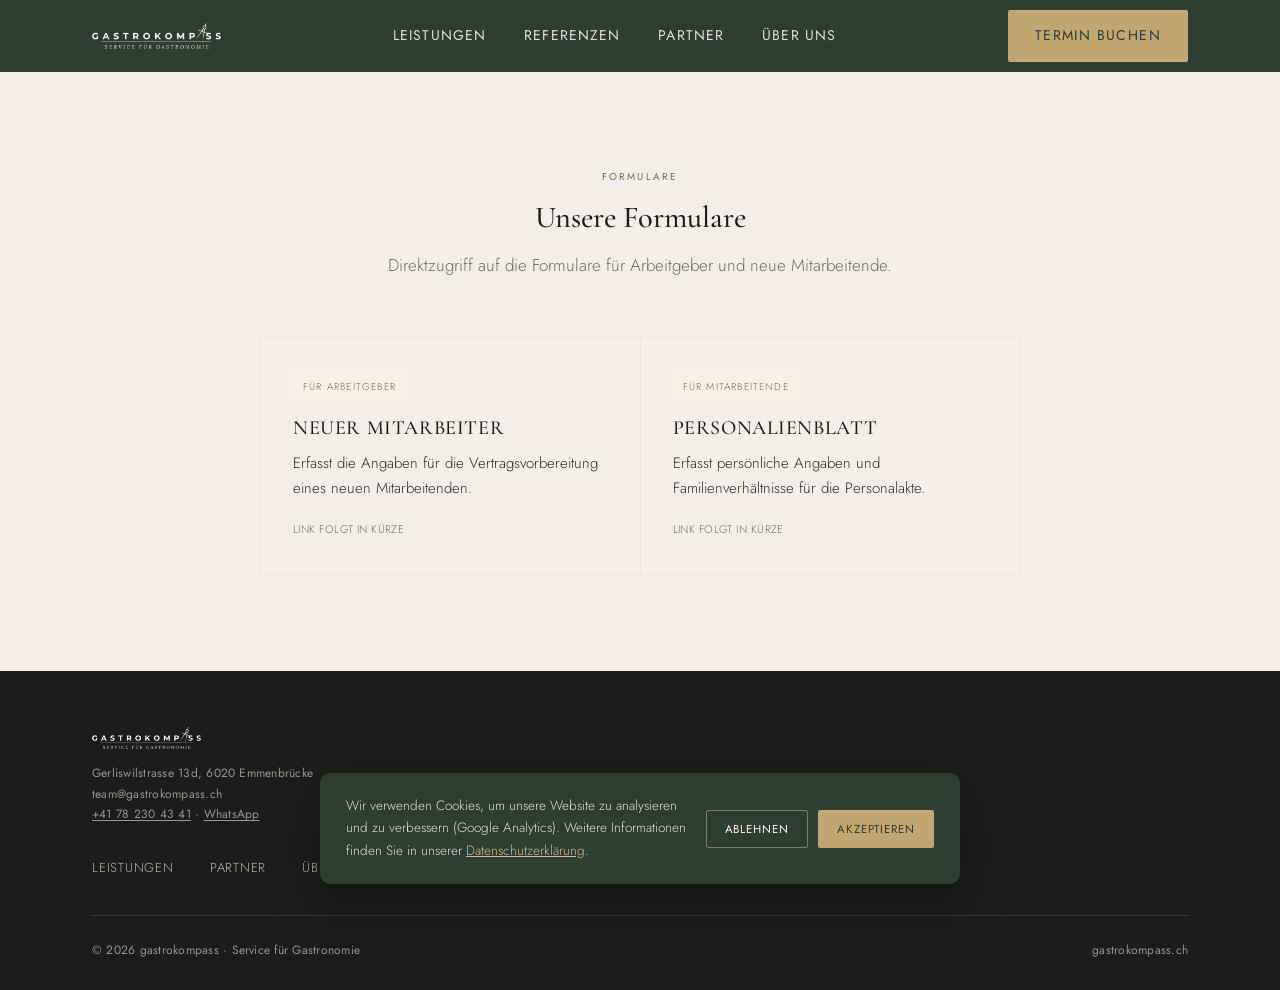
<file: formulare.html>
<!DOCTYPE html>
<html lang="de">
<head>
<meta charset="UTF-8">
<meta name="viewport" content="width=device-width, initial-scale=1.0">
<title>Formulare | gastrokompass</title>
<meta name="description" content="Formulare für Arbeitgeber und Mitarbeitende von gastrokompass.">
<meta name="robots" content="noindex">
<link rel="icon" type="image/png" href="img/compass.png">
<link rel="preconnect" href="https://fonts.googleapis.com">
<link rel="preconnect" href="https://fonts.gstatic.com" crossorigin>
<link href="https://fonts.googleapis.com/css2?family=Cormorant+Garamond:ital,wght@0,300;0,400;0,500;0,600;1,300;1,400&family=Jost:wght@200;300;400;500&display=swap" rel="stylesheet">
<link rel="stylesheet" href="css/base.css">
<link rel="stylesheet" href="css/forms.css">
<link rel="stylesheet" href="css/cookie-consent.css">
</head>
<body>

<header>
  <div class="wrap nav-inner">
    <a href="index.html" class="logo-link"><img src="img/logo.png" alt="gastrokompass" width="408" height="82"></a>
    <nav class="primary-nav">
      <a class="nav-link" href="index.html#leistungen">Leistungen</a>
      <a class="nav-link" href="index.html#referenzen-web">Referenzen</a>
      <a class="nav-link" href="index.html#partner">Partner</a>
      <a class="nav-link" href="index.html#ueber-uns">Über uns</a>
    </nav>
    <div class="nav-cta">
      <a class="btn btn-accent" href="index.html#termin">Termin buchen</a>
      <button class="burger" id="burgerBtn" aria-label="Menü öffnen">
        <span></span><span></span><span></span>
      </button>
    </div>
  </div>
  <div class="mobile-panel" id="mobilePanel">
    <a href="index.html#leistungen">Leistungen</a>
    <a href="index.html#referenzen-web">Referenzen</a>
    <a href="index.html#partner">Partner</a>
    <a href="index.html#ueber-uns">Über uns</a>
    <a href="index.html#termin">Termin buchen</a>
  </div>
</header>

<section class="block">
  <div class="wrap">
    <div class="section-head">
      <span class="eyebrow">Formulare</span>
      <h1 class="heading-section">Unsere Formulare</h1>
      <p class="lead">Direktzugriff auf die Formulare für Arbeitgeber und neue Mitarbeitende.</p>
    </div>

    <div class="forms-grid">
      <div class="form-card">
        <span class="form-card-tag">Für Arbeitgeber</span>
        <h2 class="heading-card">Neuer Mitarbeiter</h2>
        <p>Erfasst die Angaben für die Vertragsvorbereitung eines neuen Mitarbeitenden.</p>
        <span class="form-card-status">Link folgt in Kürze</span>
      </div>
      <div class="form-card">
        <span class="form-card-tag">Für Mitarbeitende</span>
        <h2 class="heading-card">Personalienblatt</h2>
        <p>Erfasst persönliche Angaben und Familienverhältnisse für die Personalakte.</p>
        <span class="form-card-status">Link folgt in Kürze</span>
      </div>
    </div>
  </div>
</section>

<footer>
  <div class="wrap">
    <div class="footer-top">
      <div class="footer-col">
        <div class="footer-logo"><img src="img/logo.png" alt="gastrokompass" width="408" height="82"></div>
        <p class="caption">Gerliswilstrasse 13d, 6020 Emmenbrücke<br>team@gastrokompass.ch<br><a href="tel:+41782304341">+41 78 230 43 41</a> · <a href="https://wa.me/message/7ZTZPWBB2NYID1" target="_blank" rel="noopener">WhatsApp</a></p>
      </div>
      <nav class="footer-nav">
        <a href="index.html#leistungen">Leistungen</a>
        <a href="index.html#partner">Partner</a>
        <a href="index.html#ueber-uns">Über uns</a>
        <a href="index.html#termin">Termin buchen</a>
        <a href="formulare.html">Formulare</a>
        <a href="datenschutz.html">Datenschutz</a>
        <a href="#" class="cookie-settings-link">Cookie-Einstellungen</a>
      </nav>
    </div>
    <div class="footer-bottom">
      <span class="caption">© <span id="copyrightYear">2026</span> gastrokompass · Service für Gastronomie</span>
      <span class="caption">gastrokompass.ch</span>
    </div>
  </div>
</footer>

<script src="js/base.js"></script>
<script src="js/consent.js"></script>
</body>
</html>
</file>
<file: css/base.css>
/* ==========================================================================
   gastrokompass — base.css
   Geteilte Basis für alle Seiten: Variablen, Typografie, Header, Buttons, Footer
   ========================================================================== */

:root{
  --primary:#2E3D32;
  --primary-hover:#3D5244;
  --primary-light:#EEF2EE;
  --accent:#C2A671;
  --accent-light:#D4BC92;
  --accent-text:#7C6A48; /* dunklere Gold-Variante für Fliesstext, erfüllt WCAG-Kontrast auf hellem Grund */
  --accent-surface:#F7F0E4;
  --black:#1C1C1A;
  --black-soft:#2E2E2B;
  --gray-mid:#6F6D67;
  --gray-light:#E8E5DE;
  --white-warm:#F2EFE8;
  --white-pure:#FAF8F4;

  --font-display:'Cormorant Garamond', serif;
  --font-body:'Jost', sans-serif;

  --max-w:1160px;
}

*{ box-sizing:border-box; }
html{ scroll-behavior:smooth; }
body{
  margin:0;
  background:var(--white-warm);
  color:var(--black);
  font-family:var(--font-body);
  font-weight:300;
  font-size:16px;
  line-height:1.7;
  -webkit-font-smoothing:antialiased;
}
img{ max-width:100%; display:block; }
a{ color:inherit; text-decoration:none; }
section{ scroll-margin-top:84px; }

.wrap{
  max-width:var(--max-w);
  margin:0 auto;
  padding:0 32px;
}

/* ===== TYPOGRAFIE ===== */
.eyebrow{
  font-family:var(--font-body);
  font-weight:400;
  font-size:10px;
  letter-spacing:0.22em;
  text-transform:uppercase;
  color:var(--accent-text);
}
.display{
  font-family:var(--font-display);
  font-weight:400;
  font-size:clamp(2.1rem, 4.4vw, 3.4rem);
  line-height:1.12;
  color:var(--black);
  margin:0;
}
.display em{
  font-style:italic;
  font-weight:300;
  color:var(--primary);
}
.heading-section{
  font-family:var(--font-display);
  font-weight:500;
  font-size:clamp(1.6rem, 2.6vw, 1.9rem);
  line-height:1.25;
  color:var(--black);
  margin:0;
}
.heading-card{
  font-family:var(--font-display);
  font-weight:500;
  font-size:1.25rem;
  line-height:1.3;
  color:var(--black);
  text-transform:uppercase;
  letter-spacing:0.03em;
  margin:0;
}
.h3{
  font-family:var(--font-display);
  font-weight:600;
  font-size:1.0625rem;
  line-height:1.4;
  color:var(--black);
  text-transform:uppercase;
  letter-spacing:0.04em;
  margin:0;
}
.lead{
  font-family:var(--font-body);
  font-weight:300;
  font-size:1.125rem;
  line-height:1.75;
  color:var(--black-soft);
}
p{ margin:0; }
.caption{
  font-family:var(--font-body);
  font-weight:400;
  font-size:12px;
  color:var(--gray-mid);
  letter-spacing:0.02em;
}

/* ===== SECTION-RAHMEN (wiederverwendbar) ===== */
.section-head{
  text-align:center;
  max-width:560px;
  margin:0 auto 56px;
}
.section-head .eyebrow{ display:block; margin-bottom:14px; }
.section-head .heading-section{ margin-bottom:14px; }
.section-head .lead{ color:var(--gray-mid); font-size:1.0625rem; }

section.block{ padding:96px 0; }
section.block.tight{ padding:72px 0; }
section.block.alt{ background:var(--white-pure); }

/* ===== HEADER / NAV ===== */
header{
  position:sticky;
  top:0;
  z-index:100;
  background:var(--primary);
}
.nav-inner{
  display:flex;
  align-items:center;
  justify-content:space-between;
  height:72px;
}
.logo-link img{ height:26px; width:auto; filter:brightness(0) invert(1); }
nav.primary-nav{
  display:flex;
  align-items:center;
  gap:38px;
}
nav.primary-nav a.nav-link{
  font-family:var(--font-body);
  font-weight:400;
  font-size:14px;
  letter-spacing:0.08em;
  text-transform:uppercase;
  color:var(--white-pure);
  opacity:0.88;
  transition:opacity .2s ease, color .2s ease;
  white-space:nowrap;
}
nav.primary-nav a.nav-link:hover{ opacity:1; color:var(--accent-light); }

/* ===== BUTTONS ===== */
.btn{
  display:inline-flex;
  align-items:center;
  justify-content:center;
  gap:8px;
  font-family:var(--font-body);
  font-weight:400;
  font-size:14px;
  letter-spacing:0.1em;
  text-transform:uppercase;
  padding:13px 26px;
  border-radius:2px;
  border:1px solid transparent;
  cursor:pointer;
  transition:background .2s ease, color .2s ease, border-color .2s ease;
  white-space:nowrap;
}
.btn-primary{ background:var(--primary); color:var(--white-pure); }
.btn-primary:hover{ background:var(--primary-hover); }
.btn-primary-outline{ background:transparent; color:var(--primary); border-color:var(--primary); }
.btn-primary-outline:hover{ background:var(--primary); color:var(--white-pure); }
.btn-accent{ background:var(--accent); color:var(--primary); }
.btn-accent:hover{ background:var(--accent-light); }
.btn-on-dark{ background:var(--accent); color:var(--primary); }
.btn-on-dark:hover{ background:var(--accent-light); }
.btn-ghost-on-dark{ background:transparent; color:var(--white-pure); border-color:rgba(250,248,244,0.4); }
.btn-ghost-on-dark:hover{ border-color:var(--white-pure); }

.nav-cta{ display:flex; align-items:center; gap:18px; }
.burger{
  display:none;
  background:none;
  border:none;
  cursor:pointer;
  padding:6px;
  flex-direction:column;
  gap:5px;
}
.burger span{ width:22px; height:1px; background:var(--white-pure); display:block; }

.mobile-panel{
  display:none;
  flex-direction:column;
  gap:0;
  background:var(--primary-hover);
  overflow:hidden;
  max-height:0;
  transition:max-height .3s ease;
}
.mobile-panel a{
  padding:16px 32px;
  font-family:var(--font-body);
  font-size:14px;
  letter-spacing:0.04em;
  text-transform:uppercase;
  color:var(--white-pure);
  border-top:1px solid rgba(250,248,244,0.12);
}
.mobile-panel.open{ max-height:400px; }

@media (max-width:860px){
  nav.primary-nav{ display:none; }
  .nav-cta .btn-accent{ padding:9px 16px; font-size:11px; }
  .burger{ display:flex; }
  .mobile-panel{ display:flex; }
}

/* ===== FOOTER ===== */
footer{ background:var(--black); padding:56px 0 30px; }
.footer-top{
  display:flex;
  justify-content:space-between;
  align-items:flex-start;
  flex-wrap:wrap;
  gap:32px;
  padding-bottom:36px;
  border-bottom:1px solid rgba(250,248,244,0.12);
}
.footer-logo img{ height:22px; width:auto; filter:brightness(0) invert(1); margin-bottom:14px; }
.footer-col .caption{ color:rgba(250,248,244,0.55); }
.footer-col .caption a{ text-decoration:underline; text-underline-offset:2px; }
.footer-col .caption a:hover{ color:var(--accent-light); }
.footer-nav{ display:flex; gap:36px; flex-wrap:wrap; }
.footer-nav a{
  font-family:var(--font-body);
  font-size:13px;
  letter-spacing:0.06em;
  text-transform:uppercase;
  color:rgba(250,248,244,0.7);
}
.footer-nav a:hover{ color:var(--accent-light); }
.footer-bottom{
  display:flex;
  justify-content:space-between;
  flex-wrap:wrap;
  gap:10px;
  padding-top:24px;
}
.footer-bottom .caption{ color:rgba(250,248,244,0.55); }
</file>
<file: css/home.css>
/* ==========================================================================
   gastrokompass — home.css
   Nur für die Startseite (index.html): Hero, Leistungen, Partner,
   Über uns, Testimonials, Termin/Kontakt
   ========================================================================== */

/* ===== HERO ===== */
.hero{
  position:relative;
  padding:120px 0 100px;
  overflow:hidden;
  background:var(--white-warm);
}
.hero-inner{
  max-width:680px;
}
.hero .eyebrow{ margin-bottom:18px; display:block; }
.hero .display{ margin-bottom:26px; }
.hero .lead{ margin-bottom:38px; max-width:520px; }
.hero-ctas{ display:flex; gap:16px; flex-wrap:wrap; }

.hero-compass{
  position:absolute;
  right:-40px;
  top:50%;
  transform:translateY(-50%);
  width:420px;
  height:420px;
  object-fit:contain;
  opacity:0.06;
  pointer-events:none;
}
@media (max-width:1000px){ .hero-compass{ display:none; } }

/* ===== LEISTUNGEN ===== */
.services-grid{
  display:grid;
  grid-template-columns:repeat(3, 1fr);
  gap:1px;
  background:var(--gray-light);
  border:1px solid var(--gray-light);
}
.service-card{
  background:var(--white-warm);
  padding:40px 36px;
  display:flex;
  flex-direction:column;
  gap:16px;
}
.service-card .icon{ width:32px; height:32px; color:var(--accent); }
.service-card .heading-card{ margin-top:4px; min-height:56px; }
.service-card p{ color:var(--black-soft); font-size:16px; line-height:1.75; min-height:170px; }
.service-card .img-slot{
  margin-top:8px;
  aspect-ratio:4/3;
  width:100%;
  border-radius:2px;
  overflow:hidden;
  background:var(--white-pure);
}
.service-card .img-slot img{
  width:100%;
  height:100%;
  object-fit:cover;
  display:block;
}
.block-heading .heading-section{ text-transform:uppercase; letter-spacing:0.025em; }
@media (max-width:900px){ .services-grid{ grid-template-columns:repeat(2, 1fr); } }
@media (max-width:560px){
  .services-grid{ grid-template-columns:1fr; }
  .service-card .heading-card, .service-card p{ min-height:auto; }
}

/* ===== REFERENZEN WEBSITES ===== */
.webref-grid{
  display:grid;
  grid-template-columns:repeat(3, 1fr);
  gap:32px;
}
.webref-card{
  display:flex;
  flex-direction:column;
  gap:6px;
  color:inherit;
  text-decoration:none;
}
.webref-browser{
  border:1px solid var(--gray-light);
  border-radius:6px;
  overflow:hidden;
  margin-bottom:14px;
  background:var(--white-pure);
  transition:box-shadow .2s ease, transform .2s ease;
}
.webref-card:hover .webref-browser{
  box-shadow:0 14px 32px rgba(28,28,26,0.12);
  transform:translateY(-2px);
}
.webref-browser-bar{
  display:flex;
  gap:6px;
  align-items:center;
  padding:9px 12px;
  background:var(--white-warm);
  border-bottom:1px solid var(--gray-light);
}
.webref-browser-bar span{
  width:7px; height:7px; border-radius:50%;
  background:var(--gray-light);
}
.webref-browser img{ width:100%; height:auto; display:block; }
.webref-card .h3{ margin-bottom:4px; }
.webref-card p{ font-size:15px; color:var(--gray-mid); line-height:1.6; }
.webref-link{
  margin-top:8px;
  font-family:var(--font-body);
  font-size:12px;
  letter-spacing:0.06em;
  text-transform:uppercase;
  color:var(--accent-text);
}
@media (max-width:900px){ .webref-grid{ grid-template-columns:1fr; max-width:480px; margin:0 auto; } }

/* ===== PARTNER ===== */
.partner-grid{
  display:grid;
  grid-template-columns:repeat(2, 1fr);
  gap:1px;
  background:var(--gray-light);
  border:1px solid var(--gray-light);
  max-width:760px;
  margin:0 auto;
}
.partner-card{
  background:var(--white-warm);
  padding:36px 32px;
  display:block;
  color:inherit;
  text-decoration:none;
  transition:background .2s ease;
}
.partner-card:hover{ background:var(--accent-surface); }
.partner-logo{
  height:36px;
  display:flex;
  align-items:center;
  margin-bottom:16px;
}
.partner-logo img{ height:100%; width:auto; max-width:140px; object-fit:contain; object-position:left center; }
.partner-card .icon{ width:28px; height:28px; color:var(--accent-text); margin-bottom:12px; display:block; }
.partner-tag{
  display:inline-block;
  font-family:var(--font-body);
  font-size:10px;
  letter-spacing:0.1em;
  text-transform:uppercase;
  color:var(--accent-text);
  background:var(--accent-surface);
  padding:3px 9px;
  border-radius:2px;
  width:fit-content;
  margin-bottom:12px;
}
.partner-card .h3{ margin-bottom:10px; }
.partner-card p{ font-size:16px; color:var(--gray-mid); line-height:1.7; }
@media (max-width:560px){ .partner-grid{ grid-template-columns:1fr; } }

/* ===== ÜBER UNS ===== */
.about-grid{
  display:grid;
  grid-template-columns:1.1fr 0.9fr;
  gap:64px;
  align-items:start;
}
.about-grid .heading-section{ margin-bottom:20px; }
.about-grid .lead{ color:var(--black-soft); margin-bottom:0; }
.value-list{ display:flex; flex-direction:column; gap:28px; }
.value-item{ display:flex; gap:18px; }
.value-item .num{
  font-family:var(--font-display);
  font-style:italic;
  font-weight:400;
  font-size:1.5rem;
  color:var(--accent-text);
  flex-shrink:0;
  width:34px;
}
.value-item h3{ margin-bottom:6px; }
.value-item p{ font-size:14px; color:var(--gray-mid); }
@media (max-width:760px){ .about-grid{ grid-template-columns:1fr; gap:44px; } }

/* ===== TESTIMONIALS ===== */
.testimonial-grid{
  display:grid;
  grid-template-columns:repeat(3, 1fr);
  gap:1px;
  background:var(--gray-light);
  border:1px solid var(--gray-light);
}
.testimonial-card{
  background:var(--white-warm);
  padding:36px 32px;
  display:flex;
  flex-direction:column;
  gap:16px;
}
.testimonial-quote-mark{
  font-family:var(--font-display);
  font-style:italic;
  font-size:2.25rem;
  line-height:1;
  color:var(--accent-text);
}
.testimonial-text{
  font-family:var(--font-body);
  font-weight:300;
  font-size:16px;
  line-height:1.75;
  color:var(--black-soft);
  flex:1;
}
.testimonial-attribution{ display:flex; align-items:center; gap:12px; }
.testimonial-avatar{
  width:42px; height:42px; border-radius:50%;
  border:1px dashed var(--gray-light);
  display:flex; align-items:center; justify-content:center;
  flex-shrink:0; background:var(--white-pure);
}
.testimonial-avatar span{
  font-family:var(--font-body); font-size:8px; letter-spacing:0.05em;
  text-transform:uppercase; color:var(--gray-mid); text-align:center;
}
.testimonial-name{ font-family:var(--font-body); font-weight:500; font-size:14px; color:var(--black); }
.testimonial-meta{ font-family:var(--font-body); font-weight:300; font-size:13px; color:var(--gray-mid); }
@media (max-width:760px){ .testimonial-grid{ grid-template-columns:1fr; } }

/* ===== TERMIN / CTA ===== */
.termin-section{
  background:var(--primary);
  padding:100px 0;
  text-align:center;
  position:relative;
}
.termin-section .eyebrow{ color:var(--accent-light); }
.termin-section .display{ color:var(--white-pure); margin:18px 0 18px; }
.termin-section .lead{ color:rgba(250,248,244,0.78); max-width:480px; margin:0 auto 36px; }
.termin-ctas{ display:flex; gap:16px; justify-content:center; flex-wrap:wrap; }

.termin-divider{
  display:flex; align-items:center; gap:14px;
  max-width:300px; margin:40px auto 28px;
}
.termin-divider .line{ flex:1; height:1px; background:rgba(250,248,244,0.2); }
.termin-divider span{
  font-family:var(--font-body); font-size:10px; letter-spacing:0.15em;
  text-transform:uppercase; color:rgba(250,248,244,0.55);
}

.contact-form{
  max-width:480px; margin:0 auto; text-align:left;
  display:flex; flex-direction:column; gap:14px;
}
.contact-form .form-row{ display:flex; gap:14px; }
.contact-form .form-row > *{ flex:1; min-width:0; }
.contact-form label{
  display:block; font-family:var(--font-body); font-size:11px;
  letter-spacing:0.06em; text-transform:uppercase;
  color:rgba(250,248,244,0.6); margin-bottom:6px;
}
.contact-form input, .contact-form textarea{
  width:100%; padding:12px 14px; border-radius:2px;
  border:1px solid rgba(250,248,244,0.28);
  background:rgba(250,248,244,0.07);
  color:var(--white-pure);
  font-family:var(--font-body); font-weight:300; font-size:14px;
}
.contact-form input::placeholder, .contact-form textarea::placeholder{ color:rgba(250,248,244,0.4); }
.contact-form input:focus, .contact-form textarea:focus{
  outline:none; border-color:var(--accent); background:rgba(250,248,244,0.12);
}
.contact-form textarea{ resize:vertical; min-height:96px; }
.contact-form button[type="submit"]{ border:none; margin-top:4px; align-self:flex-start; }
.hp-field{ position:absolute; left:-9999px; opacity:0; }
.form-success, .form-error{
  max-width:480px; margin:0 auto; padding:20px 24px;
  border:1px solid rgba(250,248,244,0.3); border-radius:2px;
  color:var(--white-pure); font-family:var(--font-body); font-size:14px;
}
.form-error{ border-color:rgba(220,120,110,0.6); }
.form-error a{ color:inherit; text-decoration:underline; }
</file>
<file: css/cookie-consent.css>
/* ==========================================================================
   gastrokompass — cookie-consent.css
   Cookie-Consent-Banner, auf allen Seiten eingebunden
   ========================================================================== */

.cookie-consent{
  position:fixed;
  left:16px;
  right:16px;
  bottom:16px;
  z-index:200;
  display:flex;
  justify-content:center;
  pointer-events:none;
}
.cookie-consent-inner{
  pointer-events:auto;
  width:100%;
  max-width:640px;
  background:var(--primary);
  color:var(--white-pure);
  border-radius:10px;
  box-shadow:0 18px 50px rgba(0,0,0,0.28);
  padding:22px 26px;
  display:flex;
  flex-wrap:wrap;
  align-items:center;
  gap:18px;
  opacity:0;
  transform:translateY(16px);
  transition:opacity .35s ease, transform .35s ease;
}
.cookie-consent.visible .cookie-consent-inner{
  opacity:1;
  transform:translateY(0);
}
.cookie-consent-text{
  flex:1 1 320px;
  margin:0;
  font-family:var(--font-body);
  font-weight:300;
  font-size:13.5px;
  line-height:1.65;
  color:rgba(250,248,244,0.88);
}
.cookie-consent-text a{ color:var(--accent-light); text-decoration:underline; }
.cookie-consent-actions{
  display:flex;
  gap:10px;
  flex:0 0 auto;
  margin-left:auto;
}
.cookie-consent-actions .btn{ padding:10px 18px; font-size:11.5px; letter-spacing:0.08em; }
.cookie-consent-actions .btn-primary-outline{
  border-color:rgba(250,248,244,0.35);
  color:var(--white-pure);
  background:transparent;
}
.cookie-consent-actions .btn-primary-outline:hover{
  background:rgba(250,248,244,0.12);
}

@media (max-width:560px){
  .cookie-consent-inner{ flex-direction:column; align-items:stretch; }
  .cookie-consent-actions{ margin-left:0; justify-content:flex-end; }
}
</file>
<file: css/legal.css>
/* ==========================================================================
   gastrokompass — legal.css
   Nur für Rechtstexte (datenschutz.html)
   ========================================================================== */

.legal-content{
  max-width:760px;
  margin:0 auto;
}
.legal-content h2{
  font-family:var(--font-display);
  font-weight:500;
  font-size:1.4rem;
  line-height:1.3;
  color:var(--black);
  margin:48px 0 14px;
}
.legal-content h2:first-of-type{ margin-top:0; }
.legal-content h3{
  font-family:var(--font-body);
  font-weight:500;
  font-size:1rem;
  color:var(--black);
  text-transform:none;
  letter-spacing:0;
  margin:24px 0 8px;
}
.legal-content p{
  color:var(--black-soft);
  font-size:15px;
  line-height:1.75;
  margin-bottom:14px;
}
.legal-content ul{
  margin:0 0 14px;
  padding-left:20px;
  color:var(--black-soft);
  font-size:15px;
  line-height:1.75;
}
.legal-content li{ margin-bottom:6px; }
.legal-content a{ color:var(--primary); text-decoration:underline; }
.legal-content .caption{ display:block; margin-bottom:8px; }
</file>
<file: css/forms.css>
/* ==========================================================================
   gastrokompass — forms.css
   Nur für formulare.html (Übersichtsseite)
   ========================================================================== */

.forms-grid{
  display:grid;
  grid-template-columns:repeat(2, 1fr);
  gap:1px;
  background:var(--gray-light);
  border:1px solid var(--gray-light);
  max-width:760px;
  margin:0 auto;
}
.form-card{
  background:var(--white-warm);
  padding:36px 32px;
  display:flex;
  flex-direction:column;
  gap:10px;
}
.form-card-tag{
  display:inline-block;
  font-family:var(--font-body);
  font-size:10px;
  letter-spacing:0.12em;
  text-transform:uppercase;
  color:var(--accent-text);
  background:var(--accent-surface);
  padding:4px 10px;
  border-radius:2px;
  width:fit-content;
  margin-bottom:6px;
}
.form-card p{ color:var(--black-soft); font-size:15px; line-height:1.7; }
.form-card-status{
  margin-top:8px;
  font-family:var(--font-body);
  font-size:11px;
  letter-spacing:0.04em;
  text-transform:uppercase;
  color:var(--gray-mid);
}
@media (max-width:600px){ .forms-grid{ grid-template-columns:1fr; } }
</file>
